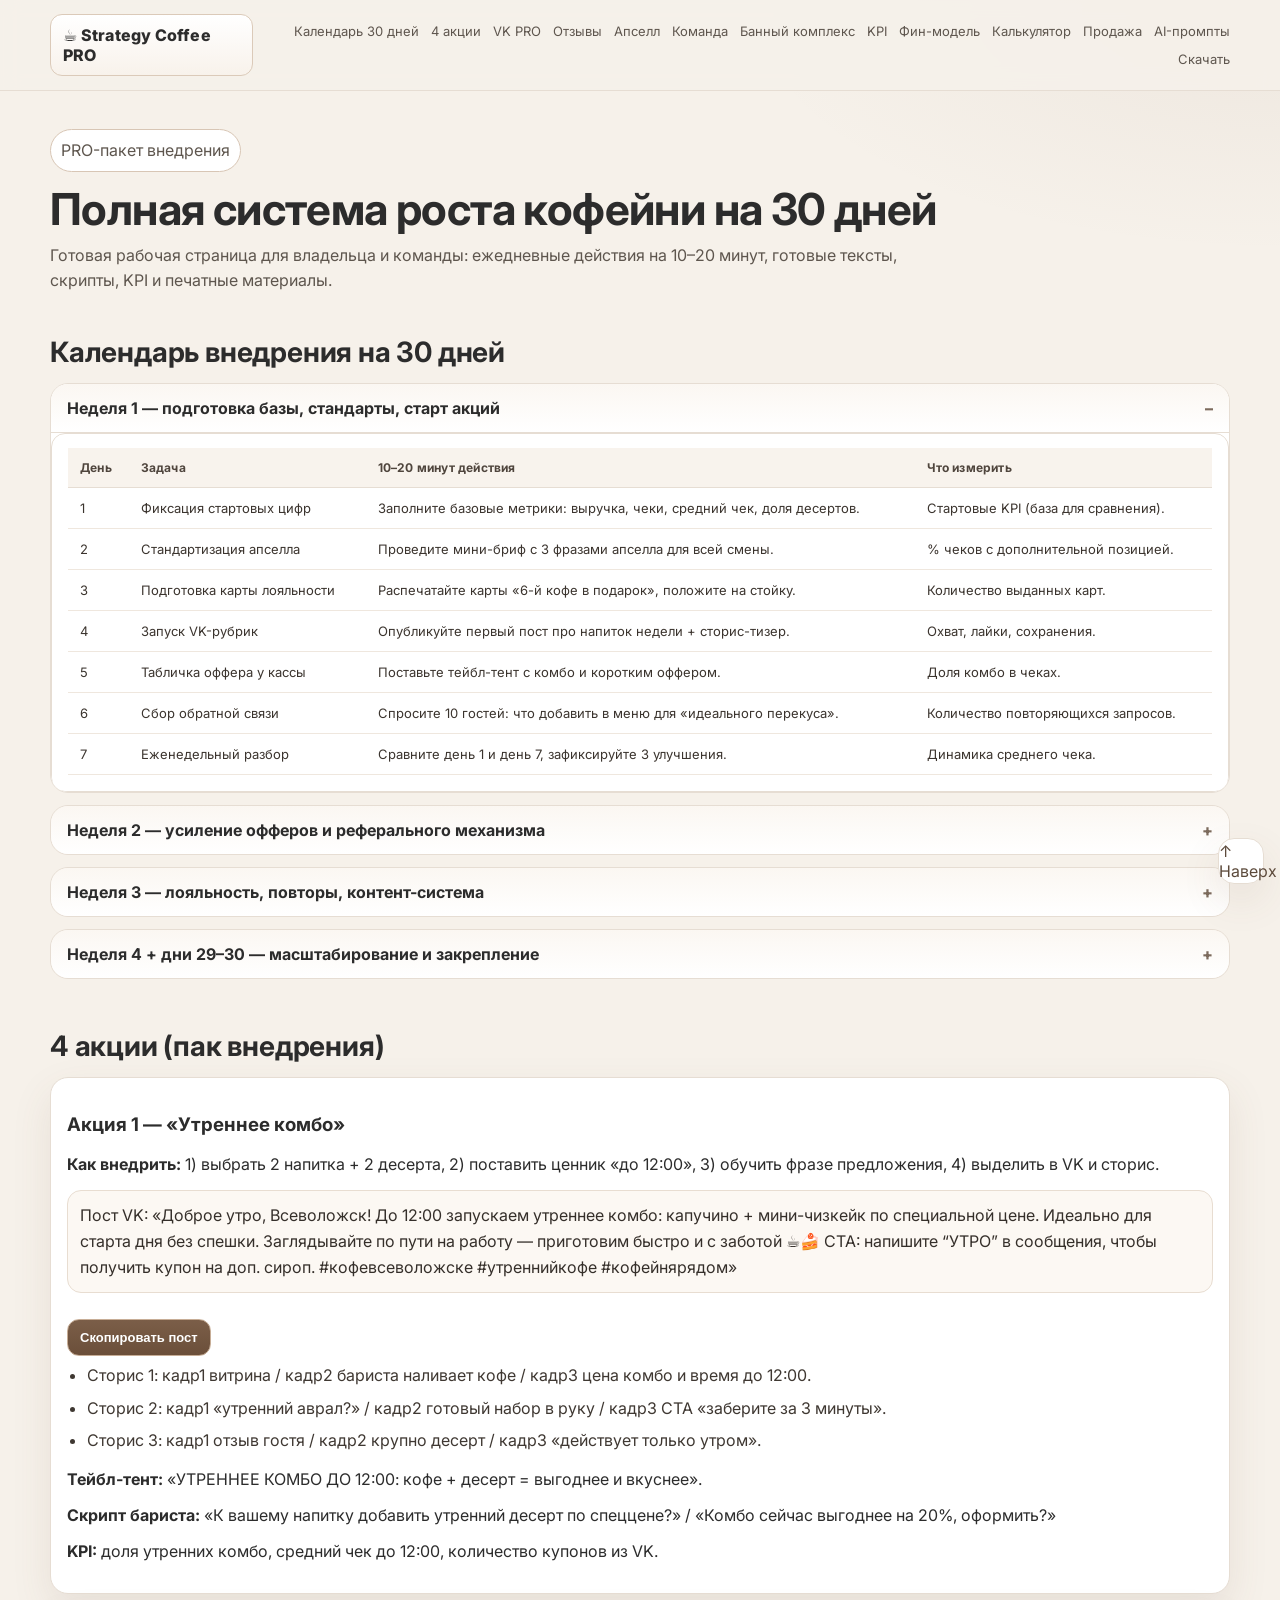
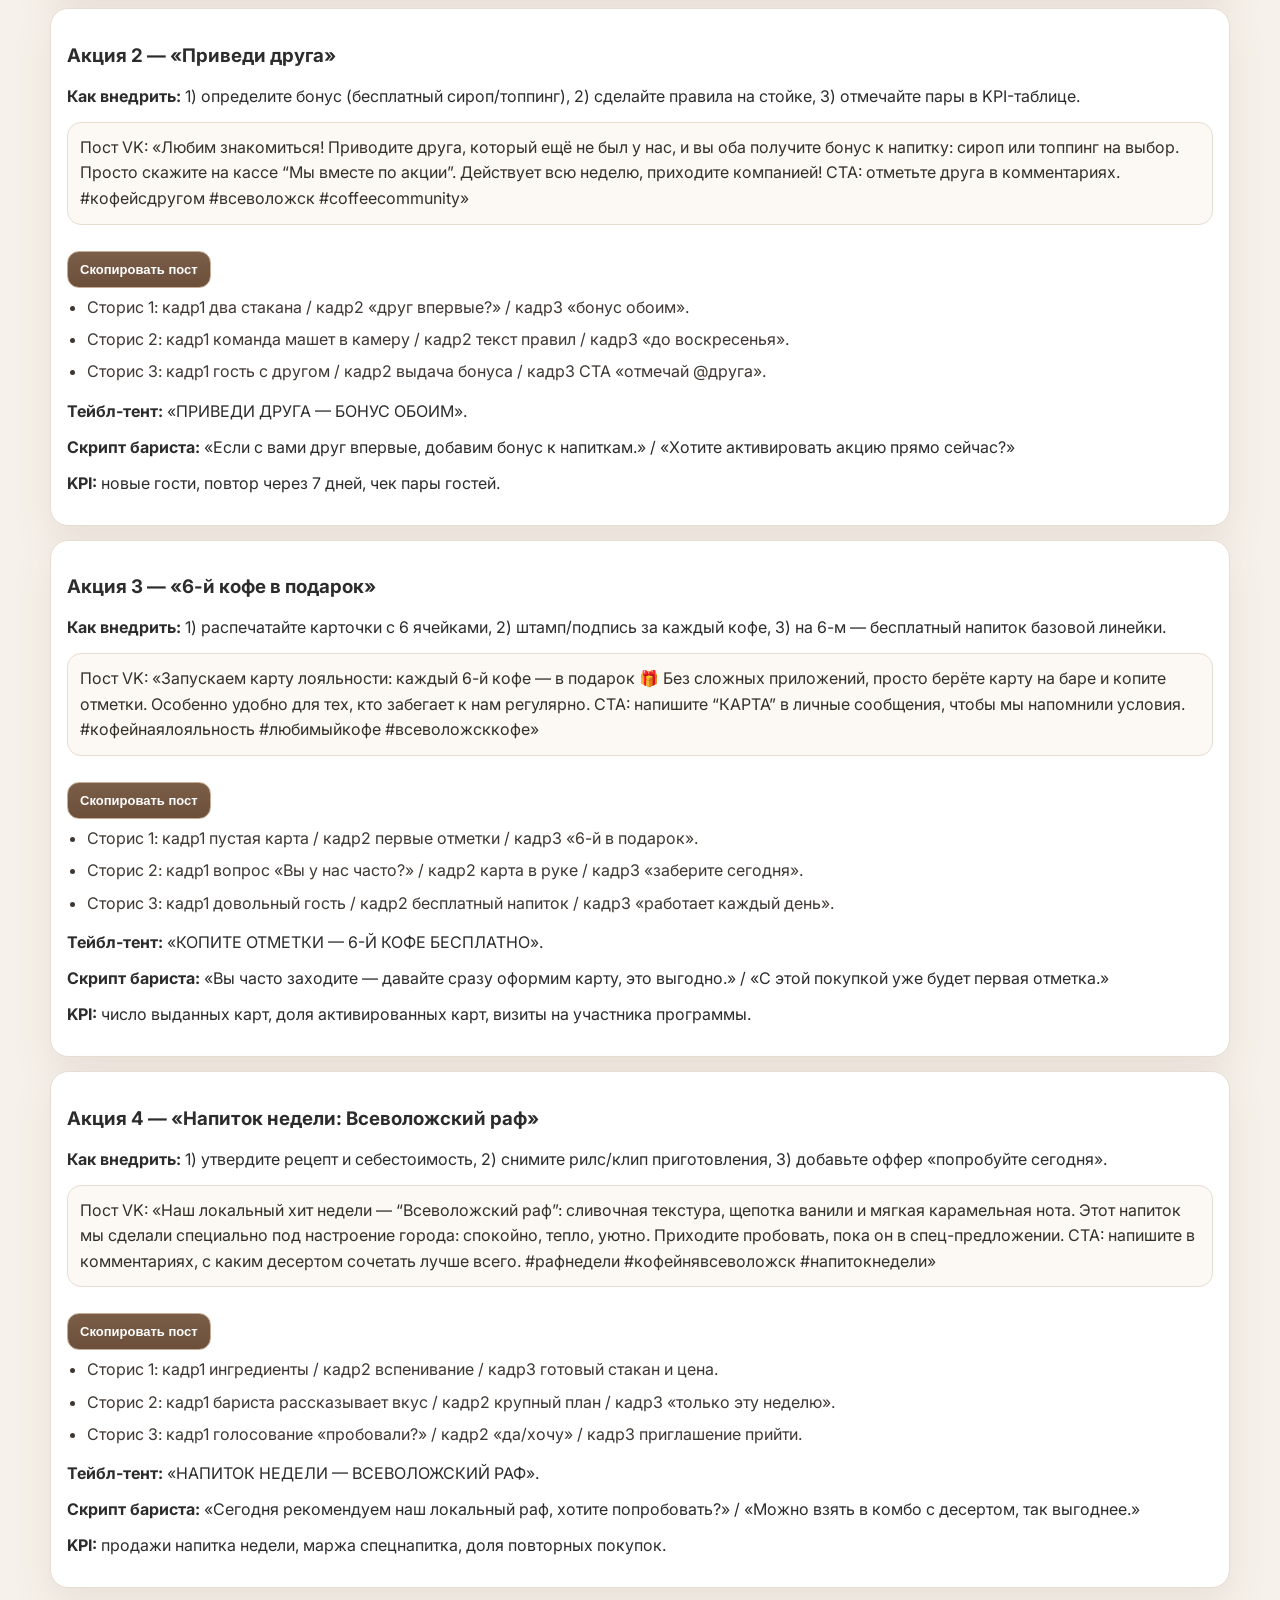
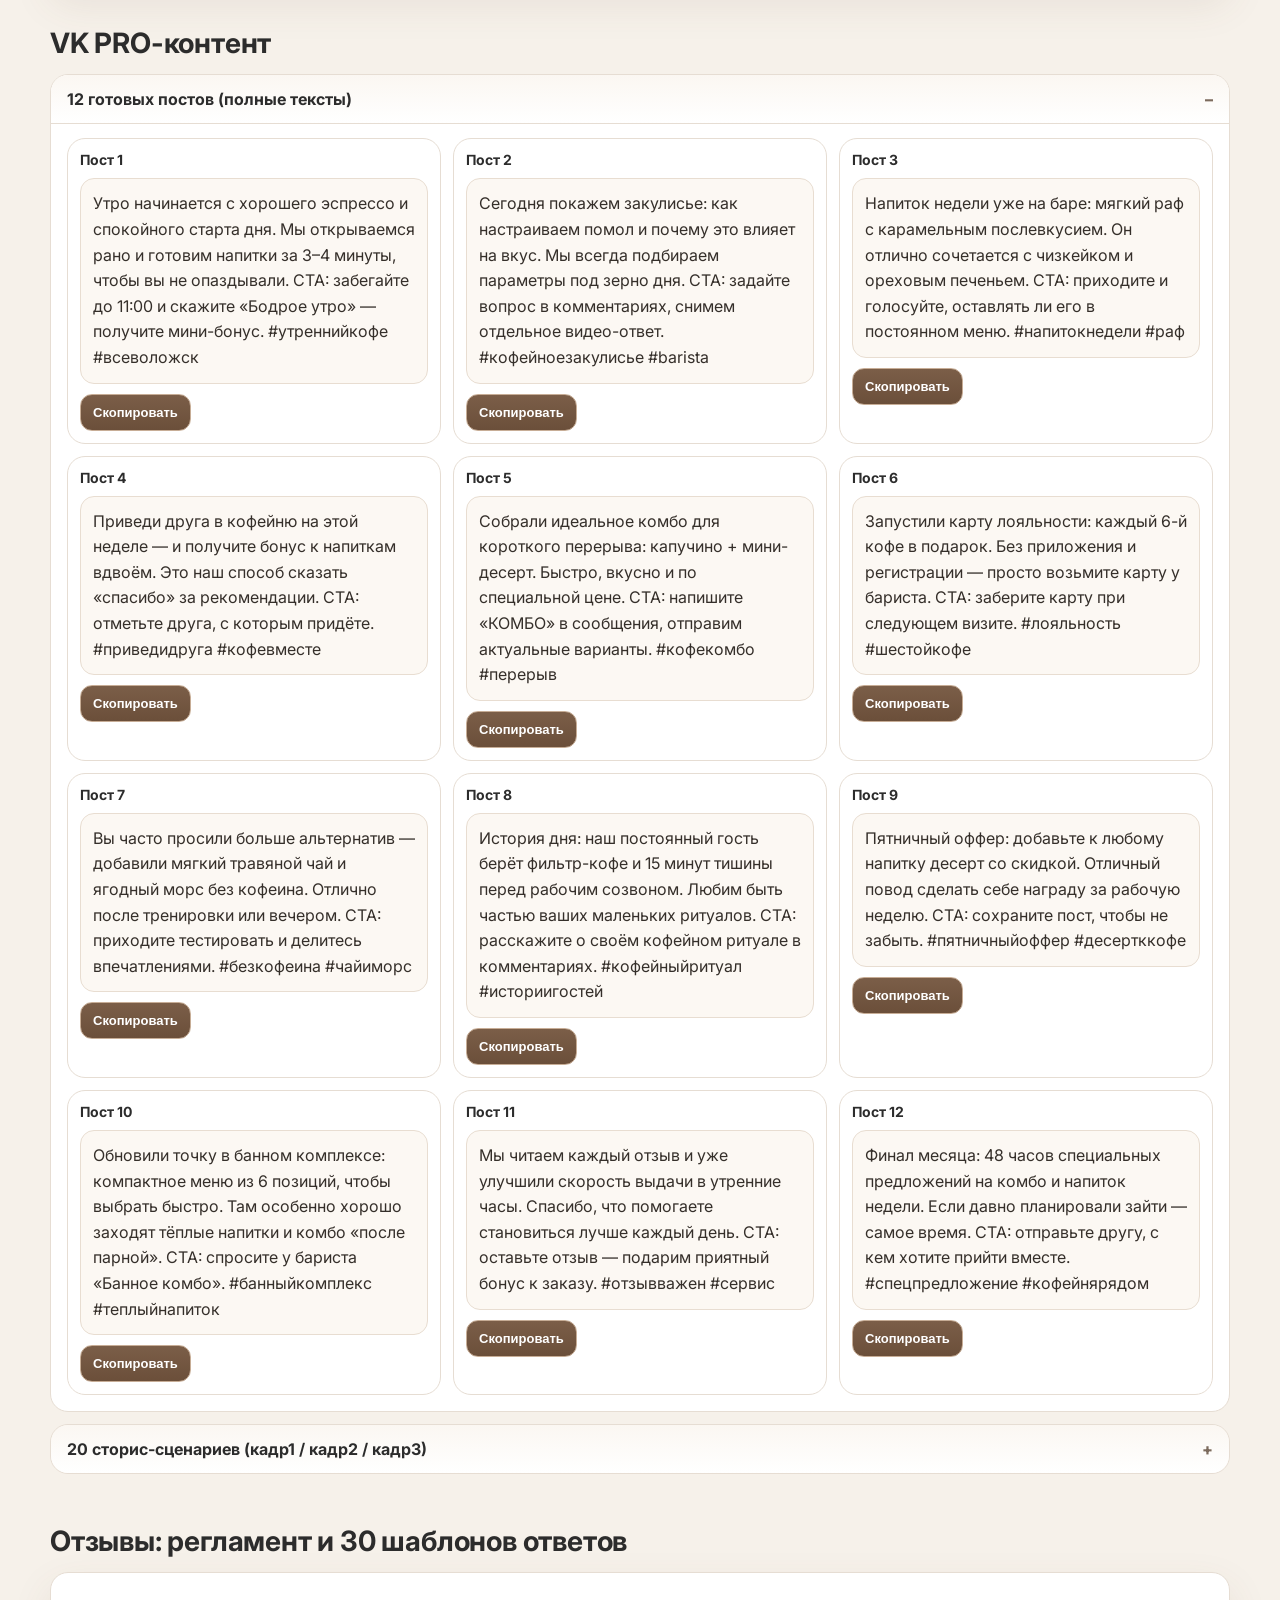
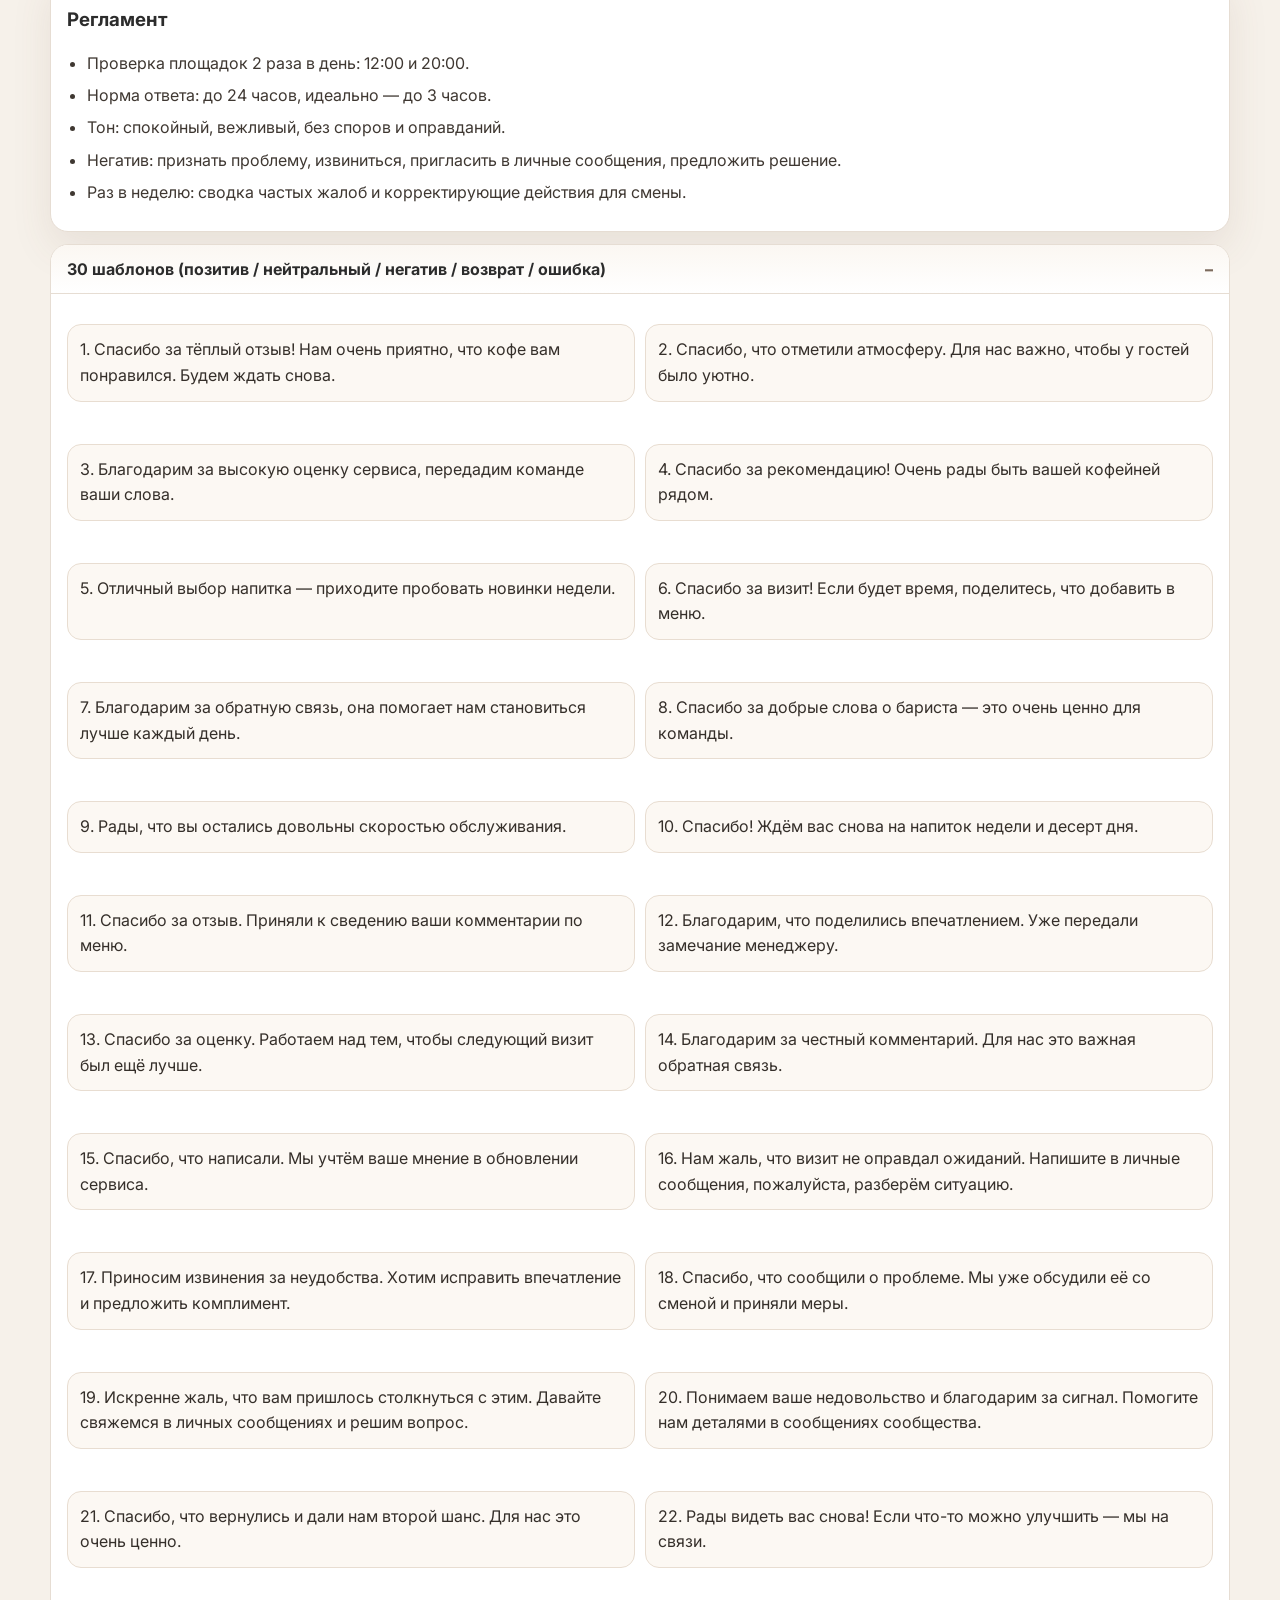
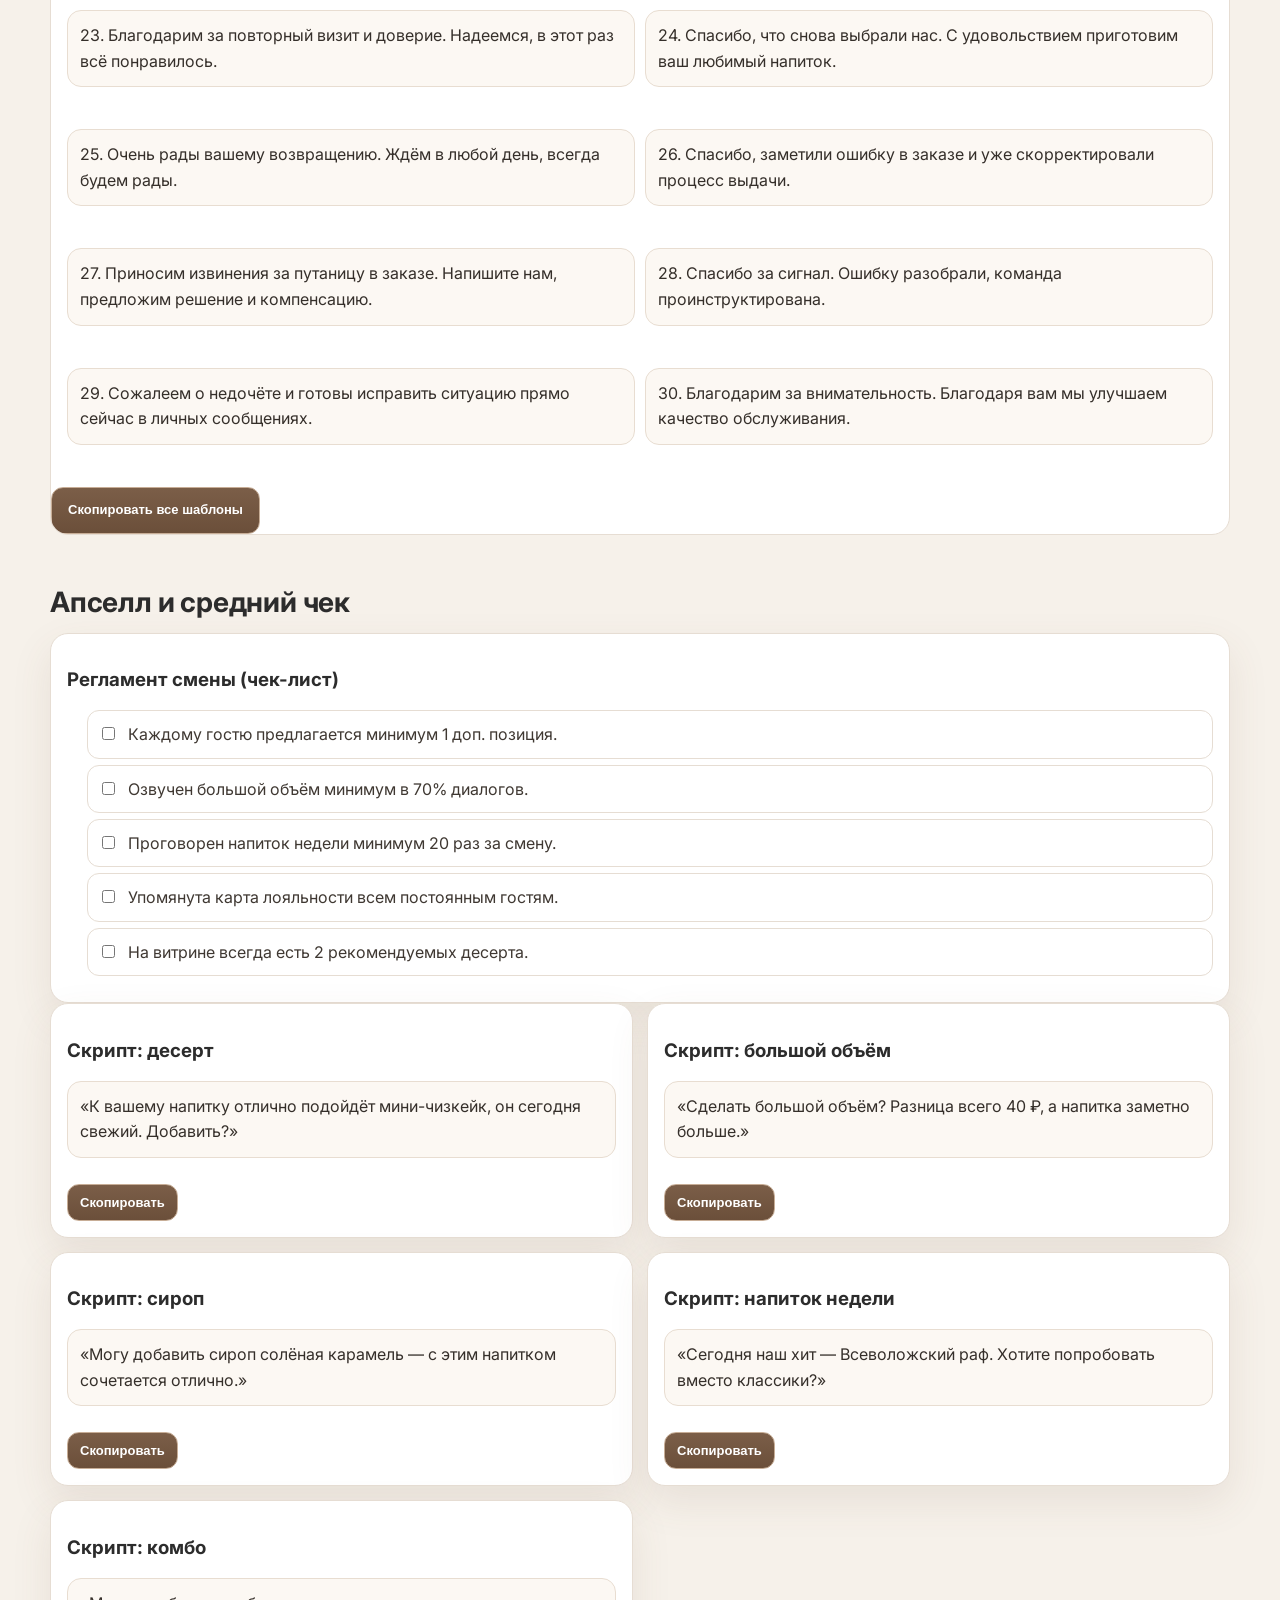
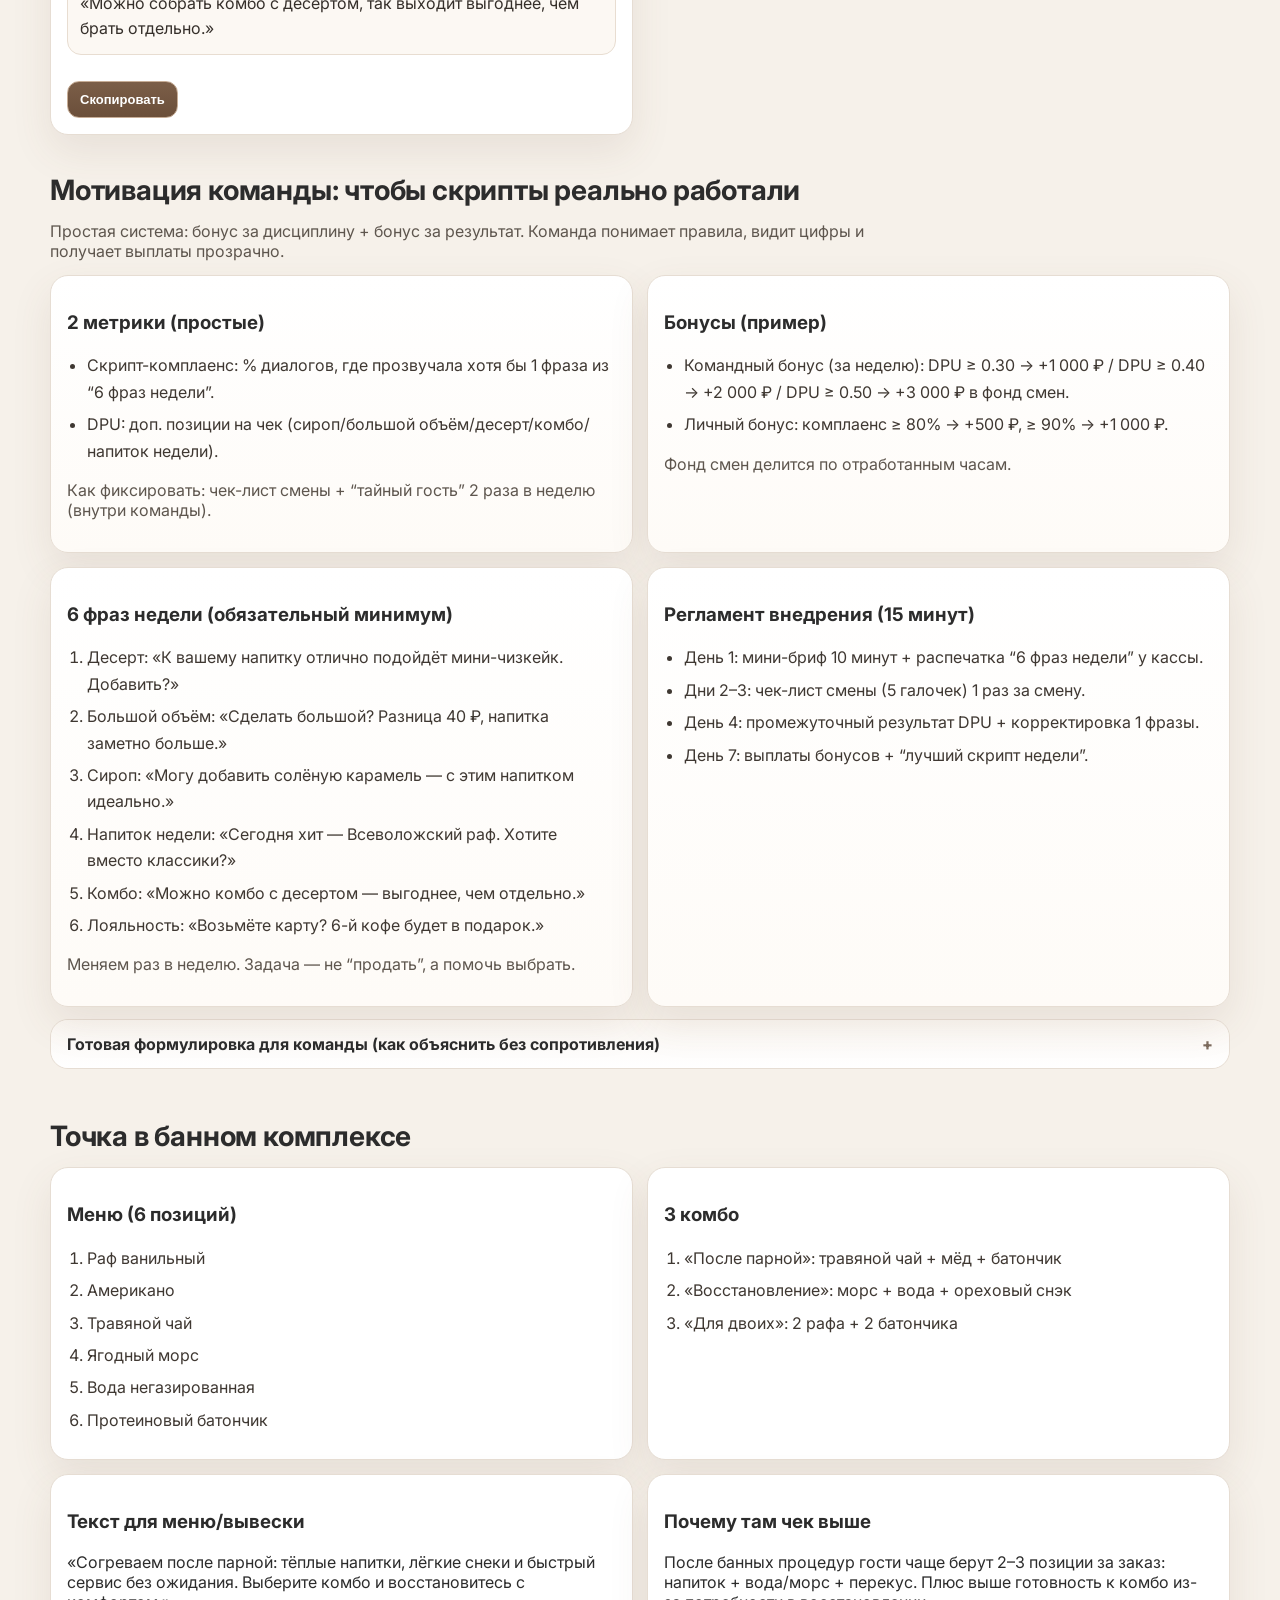
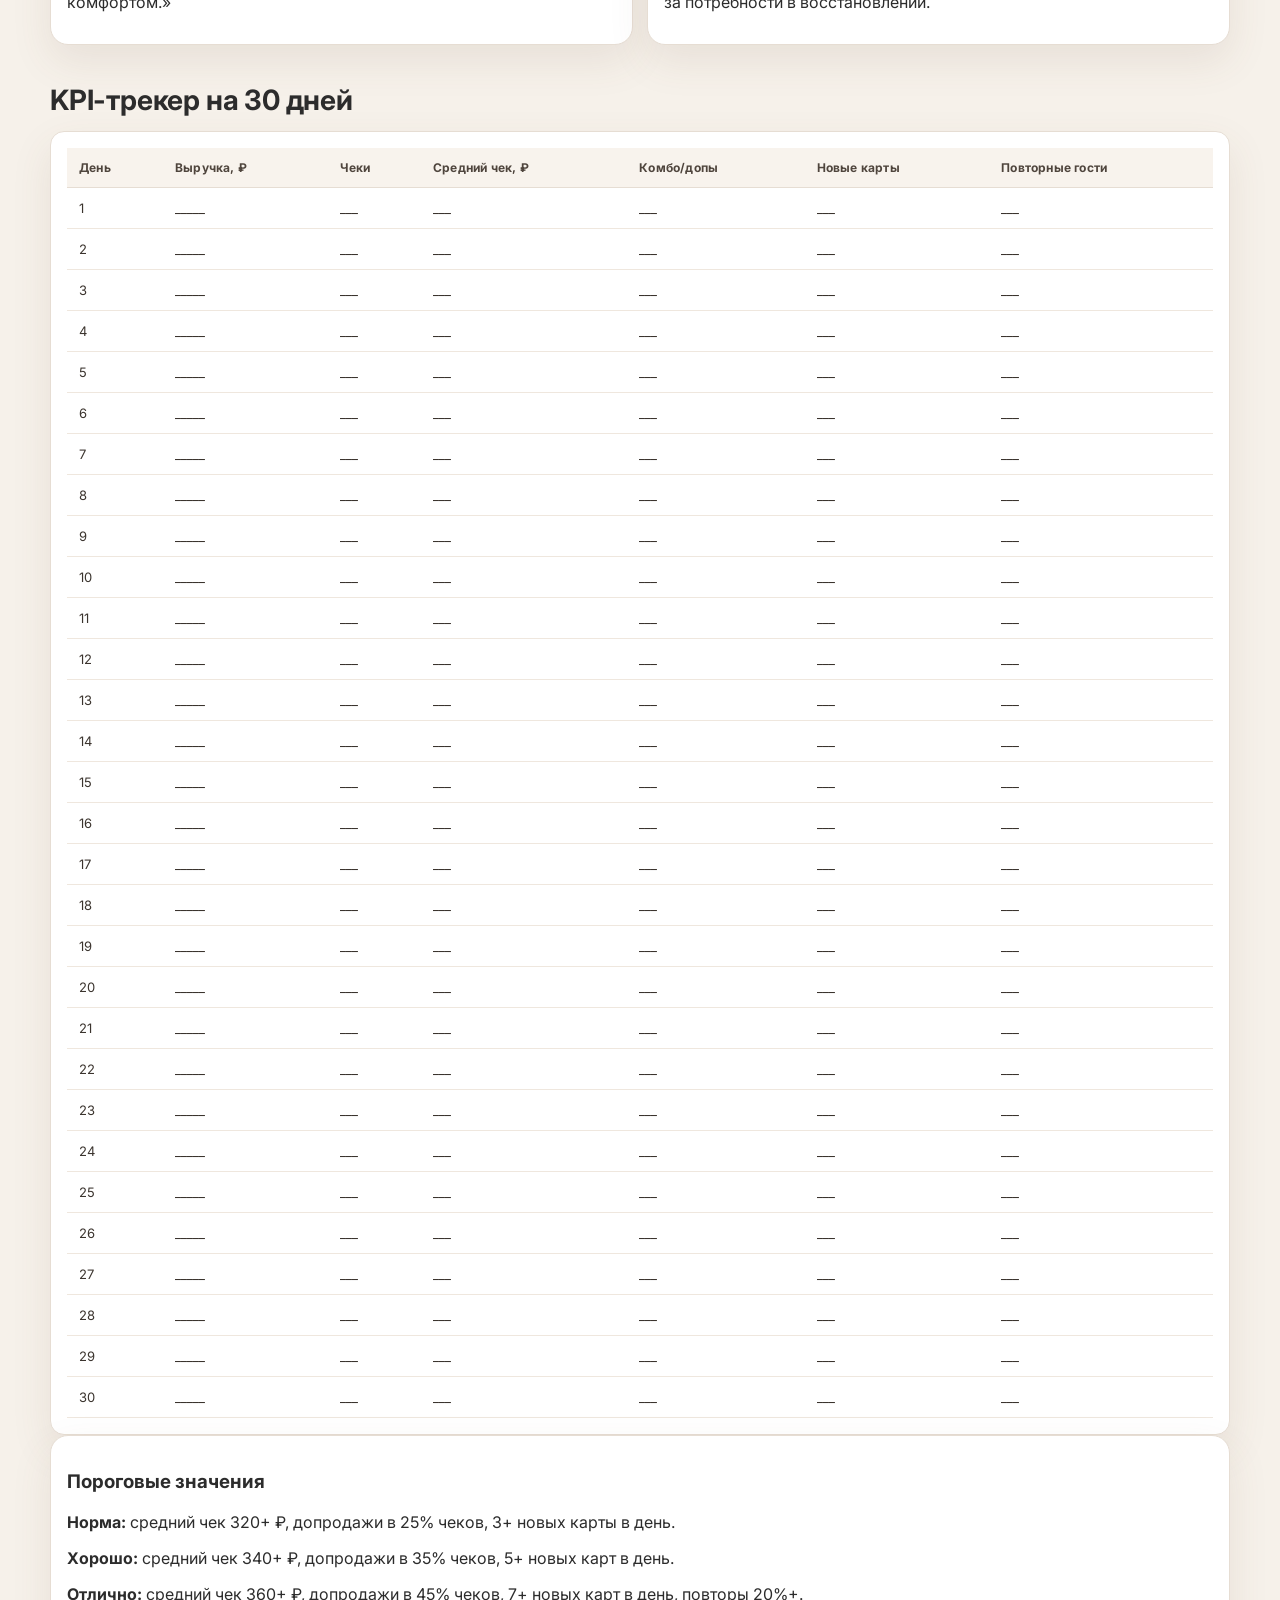
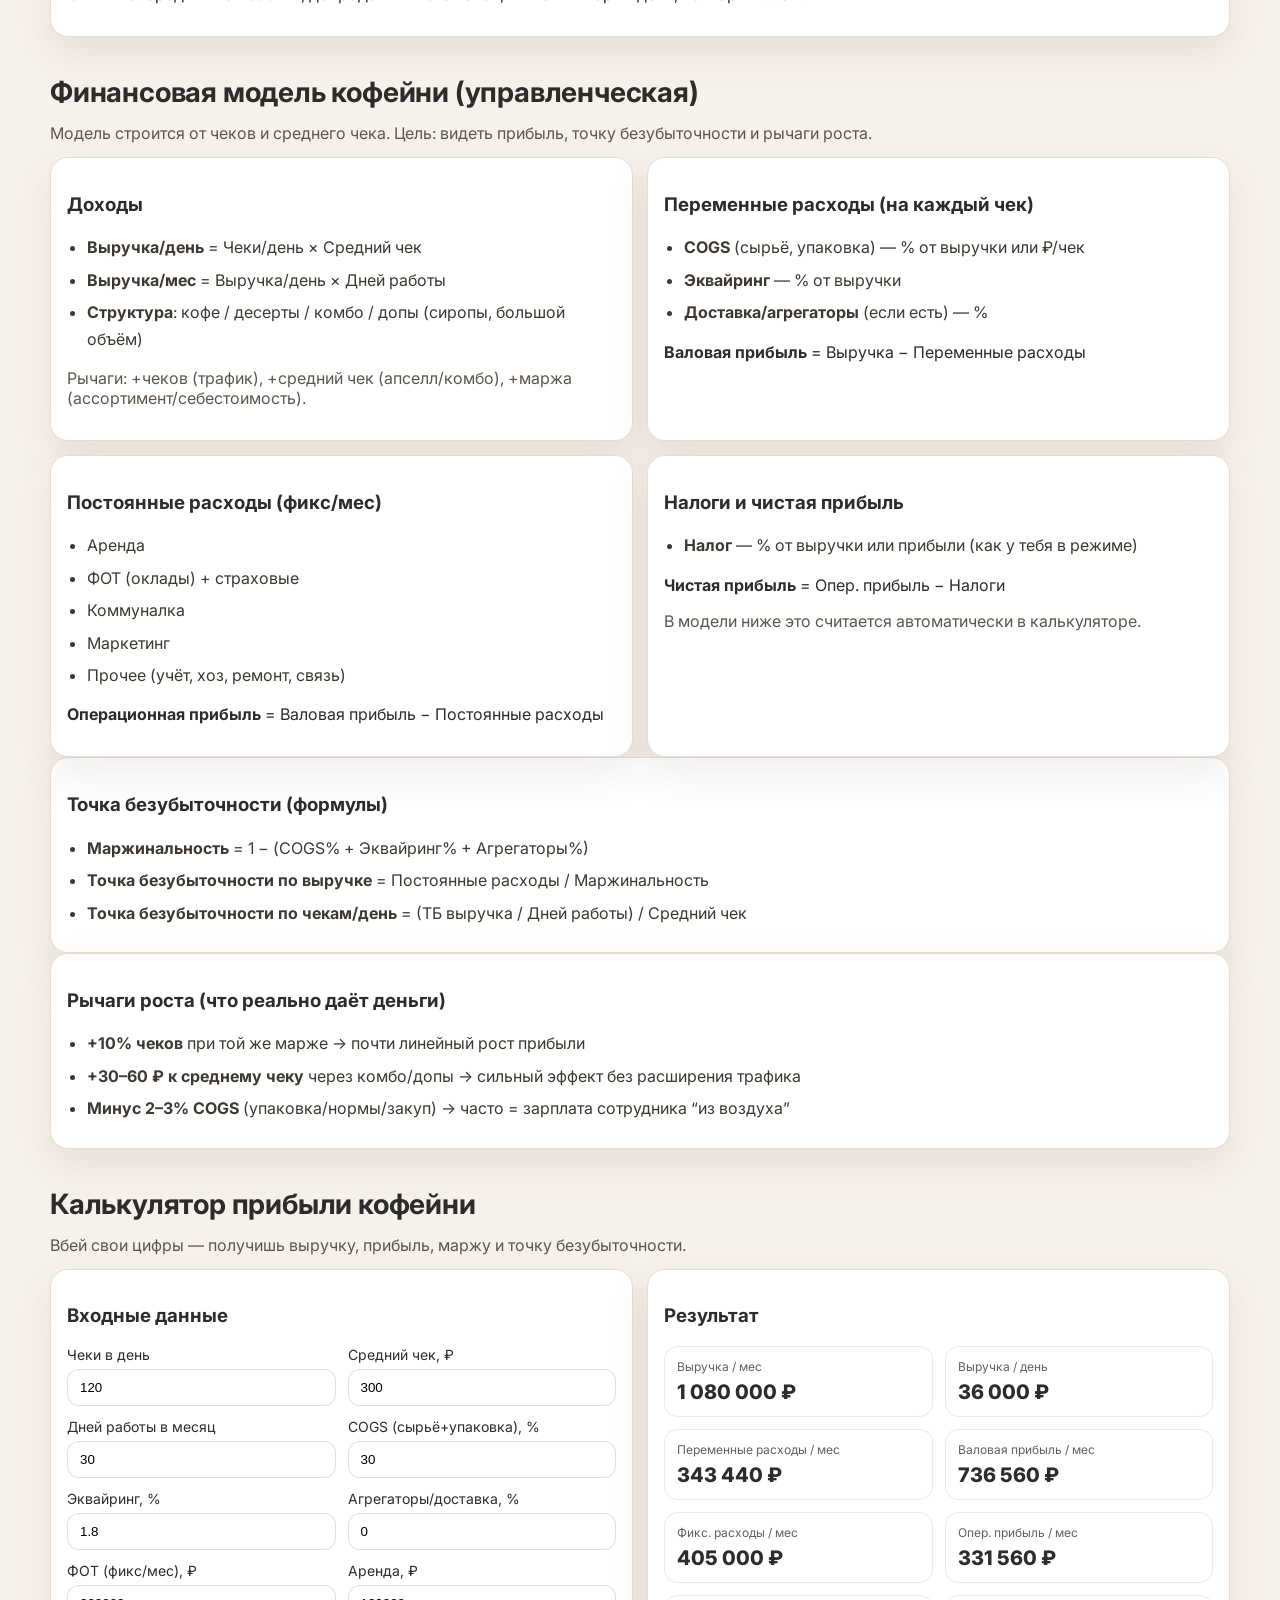
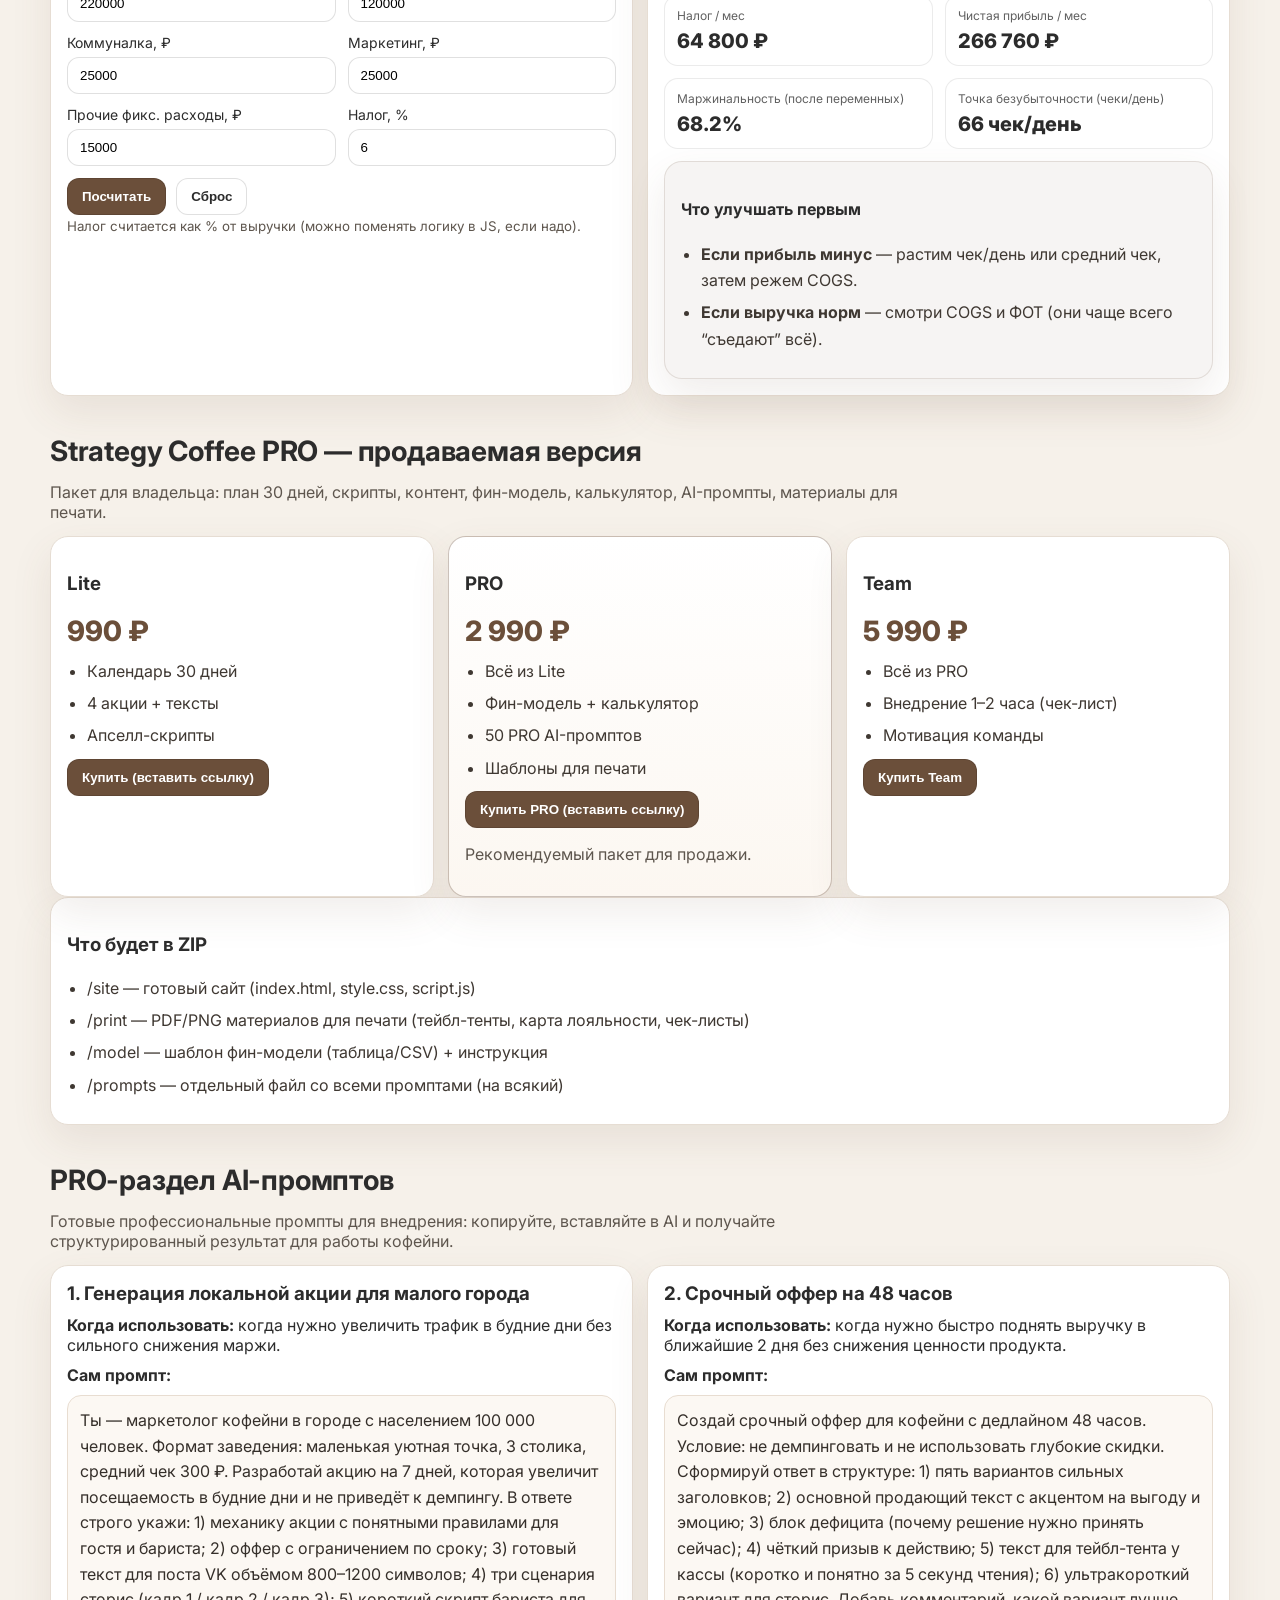
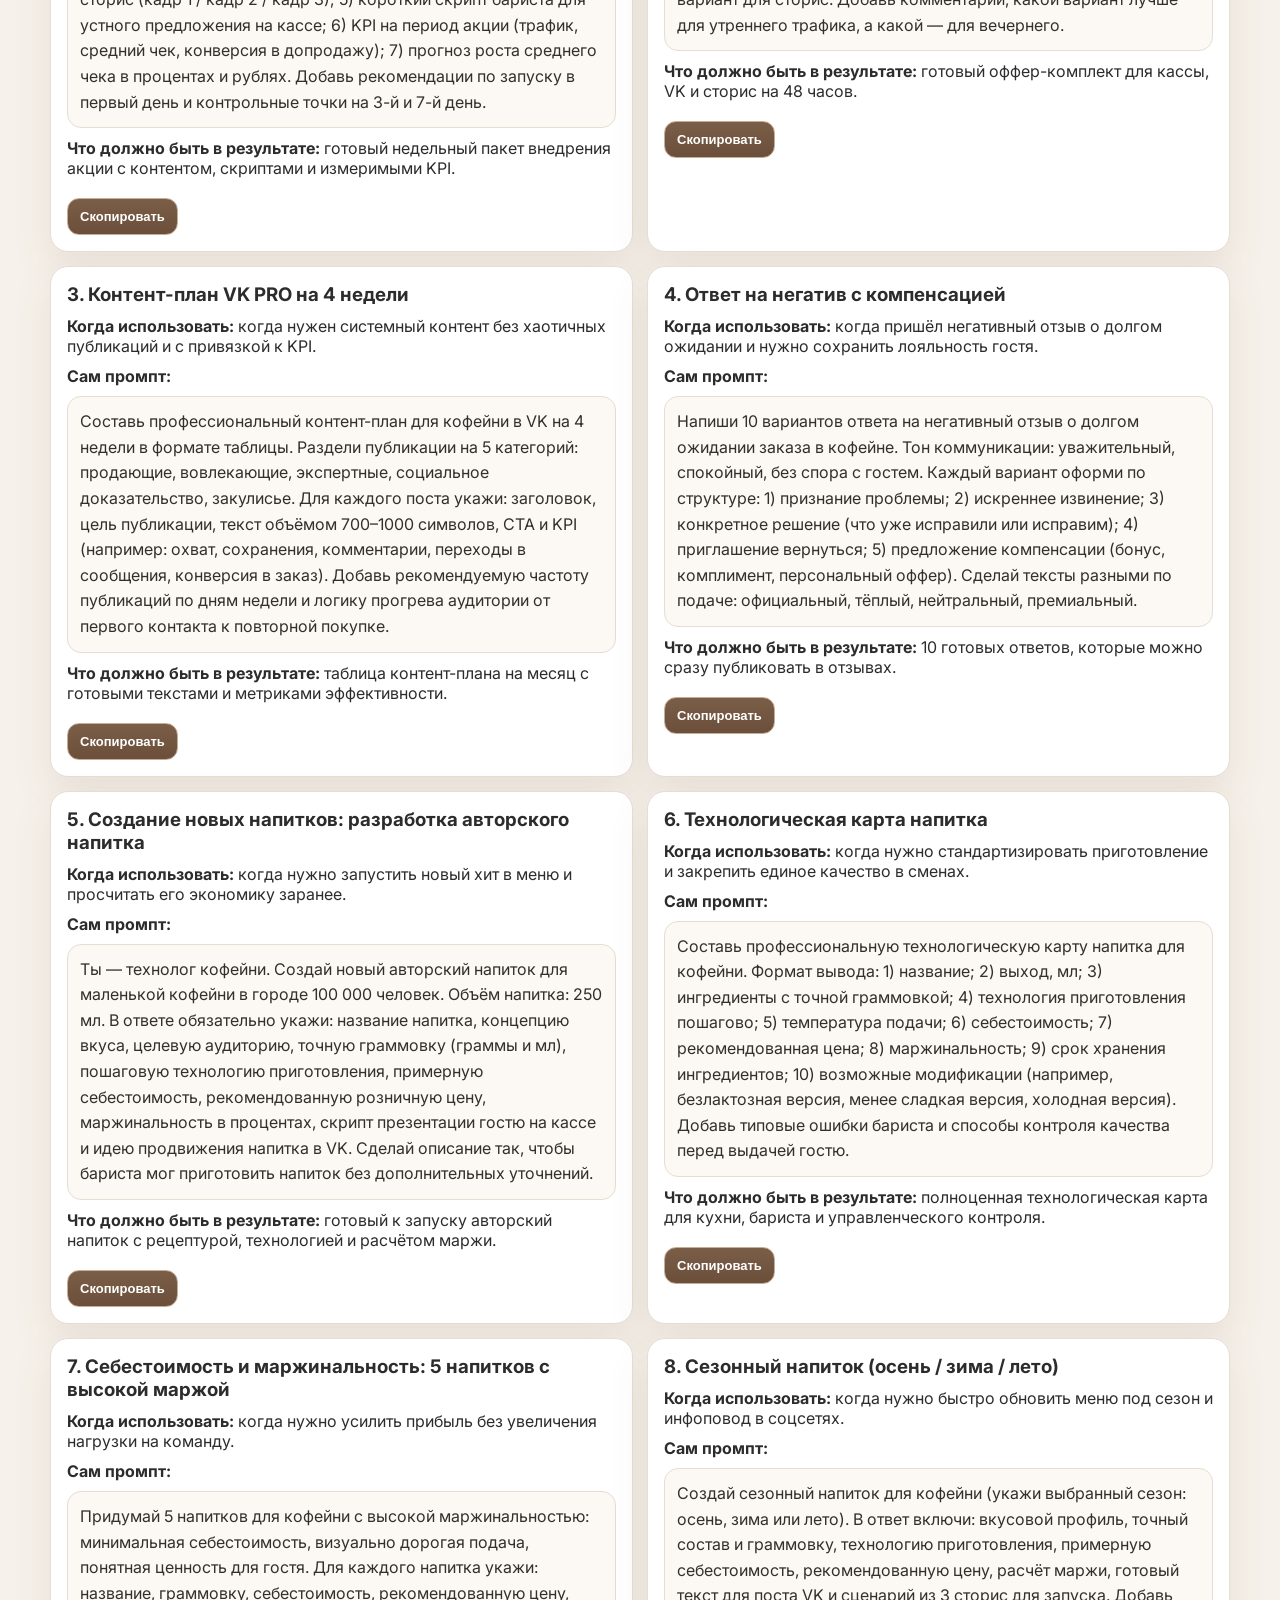
<file: index.html>
<!DOCTYPE html>
<html lang="ru">
<head>
  <meta charset="UTF-8" />
  <meta name="viewport" content="width=device-width, initial-scale=1.0" />
  <title>Strategy Coffee PRO — 30-дневная система роста</title>
  <meta name="description" content="PRO-версия плана роста кофейни: 30-дневный календарь внедрения, акции, VK-контент, отзывы, апселл, KPI-трекер и 50 AI-промптов." />
  <link rel="preconnect" href="https://fonts.googleapis.com">
  <link rel="preconnect" href="https://fonts.gstatic.com" crossorigin>
  <link href="https://fonts.googleapis.com/css2?family=Inter:wght@400;500;600;700;800&display=swap" rel="stylesheet">
  <link rel="stylesheet" href="style.css" />
</head>
<body>
  <div id="progressBar"></div>
  <header class="header">
    <div class="container nav-wrap">
      <a class="brand" href="#top">☕ Strategy Coffee PRO</a>
      <button class="menu-toggle" type="button" aria-expanded="false" aria-controls="mainNav">Меню</button>
      <nav class="nav" id="mainNav">
        <a href="#calendar">Календарь 30 дней</a>
        <a href="#promos">4 акции</a>
        <a href="#vk-pro">VK PRO</a>
        <a href="#reviews">Отзывы</a>
        <a href="#upsell">Апселл</a>
        <a href="#team">Команда</a>
        <a href="#banya">Банный комплекс</a>
        <a href="#kpi">KPI</a>
        <a href="#finance">Фин-модель</a>
        <a href="#calc">Калькулятор</a>
        <a href="#sell">Продажа</a>
        <a href="#prompts">AI-промпты</a>
        <a href="#download">Скачать</a>
      </nav>
    </div>
  </header>

  <main id="top" class="container">
    <section class="hero">
      <p class="tag">PRO-пакет внедрения</p>
      <h1>Полная система роста кофейни на 30 дней</h1>
      <p>Готовая рабочая страница для владельца и команды: ежедневные действия на 10–20 минут, готовые тексты, скрипты, KPI и печатные материалы.</p>
    </section>

    <section id="calendar" class="section">
      <h2>Календарь внедрения на 30 дней</h2>
      <details open class="accordion">
        <summary>Неделя 1 — подготовка базы, стандарты, старт акций</summary>
        <div class="table-wrap">
          <table>
            <thead><tr><th>День</th><th>Задача</th><th>10–20 минут действия</th><th>Что измерить</th></tr></thead>
            <tbody>
              <tr><td>1</td><td>Фиксация стартовых цифр</td><td>Заполните базовые метрики: выручка, чеки, средний чек, доля десертов.</td><td>Стартовые KPI (база для сравнения).</td></tr>
              <tr><td>2</td><td>Стандартизация апселла</td><td>Проведите мини-бриф с 3 фразами апселла для всей смены.</td><td>% чеков с дополнительной позицией.</td></tr>
              <tr><td>3</td><td>Подготовка карты лояльности</td><td>Распечатайте карты «6-й кофе в подарок», положите на стойку.</td><td>Количество выданных карт.</td></tr>
              <tr><td>4</td><td>Запуск VK-рубрик</td><td>Опубликуйте первый пост про напиток недели + сторис-тизер.</td><td>Охват, лайки, сохранения.</td></tr>
              <tr><td>5</td><td>Табличка оффера у кассы</td><td>Поставьте тейбл-тент с комбо и коротким оффером.</td><td>Доля комбо в чеках.</td></tr>
              <tr><td>6</td><td>Сбор обратной связи</td><td>Спросите 10 гостей: что добавить в меню для «идеального перекуса».</td><td>Количество повторяющихся запросов.</td></tr>
              <tr><td>7</td><td>Еженедельный разбор</td><td>Сравните день 1 и день 7, зафиксируйте 3 улучшения.</td><td>Динамика среднего чека.</td></tr>
            </tbody>
          </table>
        </div>
      </details>

      <details class="accordion">
        <summary>Неделя 2 — усиление офферов и реферального механизма</summary>
        <div class="table-wrap">
          <table>
            <thead><tr><th>День</th><th>Задача</th><th>10–20 минут действия</th><th>Что измерить</th></tr></thead>
            <tbody>
              <tr><td>8</td><td>Запуск акции «Приведи друга»</td><td>Обучите бариста объяснять механику за 15 секунд.</td><td>Число гостей по рекомендации.</td></tr>
              <tr><td>9</td><td>Скрипты в живом диалоге</td><td>Проведите «тайного гостя» внутри команды на кассе.</td><td>Соблюдение скрипта (%).</td></tr>
              <tr><td>10</td><td>Пост-приглашение в VK</td><td>Опубликуйте пост о реферальной акции с дедлайном.</td><td>Переходы в сообщения.</td></tr>
              <tr><td>11</td><td>Сторис-цепочка из 3 кадров</td><td>Снимите процесс приготовления + оффер + отзыв гостя.</td><td>Досмотры сторис до 3 кадра.</td></tr>
              <tr><td>12</td><td>Контроль выкладки десертов</td><td>Переставьте витрину: самые маржинальные позиции на уровень глаз.</td><td>Продажи десертов/день.</td></tr>
              <tr><td>13</td><td>Работа с отзывами</td><td>Ответьте на все отзывы за неделю по регламенту.</td><td>Средняя скорость ответа.</td></tr>
              <tr><td>14</td><td>Мини-план на неделю 3</td><td>Назначьте «напиток недели» и подготовьте фото.</td><td>Готовность контента (да/нет).</td></tr>
            </tbody>
          </table>
        </div>
      </details>

      <details class="accordion">
        <summary>Неделя 3 — лояльность, повторы, контент-система</summary>
        <div class="table-wrap">
          <table>
            <thead><tr><th>День</th><th>Задача</th><th>10–20 минут действия</th><th>Что измерить</th></tr></thead>
            <tbody>
              <tr><td>15</td><td>Активация карты лояльности</td><td>Каждому гостю с 2+ визитами предложите карту персонально.</td><td>Новые активированные карты.</td></tr>
              <tr><td>16</td><td>Сценарий возвращения</td><td>Подготовьте текст в VK: «Вернитесь в течение 3 дней — получите сироп».</td><td>Количество возвратов по предложению.</td></tr>
              <tr><td>17</td><td>Контент о команде</td><td>Снимите короткое видео «кто готовит ваш утренний кофе».</td><td>Комментарии и реакции.</td></tr>
              <tr><td>18</td><td>Кассовый чек-лист</td><td>Отметьте выполнение 5 пунктов апселла в каждой смене.</td><td>Процент выполнения чек-листа.</td></tr>
              <tr><td>19</td><td>Промо «напиток недели»</td><td>Обновите плакат и устный скрипт под текущий напиток.</td><td>Продажи напитка недели.</td></tr>
              <tr><td>20</td><td>Сбор UGC</td><td>Попросите 5 гостей отметить кофейню в сторис за бонус.</td><td>Кол-во отметок/день.</td></tr>
              <tr><td>21</td><td>Промежуточный аудит</td><td>Сверьте KPI с планом и скорректируйте слабые места.</td><td>Отклонение от целевых KPI.</td></tr>
            </tbody>
          </table>
        </div>
      </details>

      <details class="accordion">
        <summary>Неделя 4 + дни 29–30 — масштабирование и закрепление</summary>
        <div class="table-wrap">
          <table>
            <thead><tr><th>День</th><th>Задача</th><th>10–20 минут действия</th><th>Что измерить</th></tr></thead>
            <tbody>
              <tr><td>22</td><td>Локальный спецпродукт</td><td>Запустите «Всеволожский раф» как хит недели.</td><td>Число проданных хитов.</td></tr>
              <tr><td>23</td><td>Комбо в банном комплексе</td><td>Выведите 3 комбо в точке бани и добавьте таблички.</td><td>Доля комбо в банной точке.</td></tr>
              <tr><td>24</td><td>Пост про кейс гостей</td><td>Опубликуйте мини-историю постоянника и любимого заказа.</td><td>Сохранения/репосты поста.</td></tr>
              <tr><td>25</td><td>Переобучение команды</td><td>Повторите скрипты, разберите возражения гостей.</td><td>Конверсия апселла по сменам.</td></tr>
              <tr><td>26</td><td>Проверка скорости сервиса</td><td>Засеките 10 заказов от оплаты до выдачи.</td><td>Среднее время выдачи.</td></tr>
              <tr><td>27</td><td>Отзывы + исправление точек боли</td><td>Выберите 2 частые жалобы и внедрите корректировки.</td><td>Снижение повторяемости жалоб.</td></tr>
              <tr><td>28</td><td>Финальный VK-оффер месяца</td><td>Сделайте пост с ограничением «только 48 часов».</td><td>Продажи за период оффера.</td></tr>
              <tr><td>29</td><td>Подготовка отчёта</td><td>Сведите все KPI и выделите топ-3 действия месяца.</td><td>Финальный рост по каждой метрике.</td></tr>
              <tr><td>30</td><td>План следующего цикла</td><td>Сформируйте план на 30 дней на основе лучших результатов.</td><td>Готовый план v2 (да/нет).</td></tr>
            </tbody>
          </table>
        </div>
      </details>
    </section>

    <section id="promos" class="section">
      <h2>4 акции (пак внедрения)</h2>
      <div class="cards">
        <article class="card">
          <h3>Акция 1 — «Утреннее комбо»</h3>
          <p><strong>Как внедрить:</strong> 1) выбрать 2 напитка + 2 десерта, 2) поставить ценник «до 12:00», 3) обучить фразе предложения, 4) выделить в VK и сторис.</p>
          <p class="copy-block">Пост VK: «Доброе утро, Всеволожск! До 12:00 запускаем утреннее комбо: капучино + мини-чизкейк по специальной цене. Идеально для старта дня без спешки. Заглядывайте по пути на работу — приготовим быстро и с заботой ☕🍰 CTA: напишите “УТРО” в сообщения, чтобы получить купон на доп. сироп. #кофевсеволожске #утреннийкофе #кофейнярядом»</p>
          <button class="copy-btn" data-copy="Пост VK: «Доброе утро, Всеволожск! До 12:00 запускаем утреннее комбо: капучино + мини-чизкейк по специальной цене. Идеально для старта дня без спешки. Заглядывайте по пути на работу — приготовим быстро и с заботой ☕🍰 CTA: напишите “УТРО” в сообщения, чтобы получить купон на доп. сироп. #кофевсеволожске #утреннийкофе #кофейнярядом»">Скопировать пост</button>
          <ul>
            <li>Сторис 1: кадр1 витрина / кадр2 бариста наливает кофе / кадр3 цена комбо и время до 12:00.</li>
            <li>Сторис 2: кадр1 «утренний аврал?» / кадр2 готовый набор в руку / кадр3 CTA «заберите за 3 минуты».</li>
            <li>Сторис 3: кадр1 отзыв гостя / кадр2 крупно десерт / кадр3 «действует только утром».</li>
          </ul>
          <p><strong>Тейбл-тент:</strong> «УТРЕННЕЕ КОМБО ДО 12:00: кофе + десерт = выгоднее и вкуснее».</p>
          <p><strong>Скрипт бариста:</strong> «К вашему напитку добавить утренний десерт по спеццене?» / «Комбо сейчас выгоднее на 20%, оформить?»</p>
          <p><strong>KPI:</strong> доля утренних комбо, средний чек до 12:00, количество купонов из VK.</p>
        </article>

        <article class="card">
          <h3>Акция 2 — «Приведи друга»</h3>
          <p><strong>Как внедрить:</strong> 1) определите бонус (бесплатный сироп/топпинг), 2) сделайте правила на стойке, 3) отмечайте пары в KPI-таблице.</p>
          <p class="copy-block">Пост VK: «Любим знакомиться! Приводите друга, который ещё не был у нас, и вы оба получите бонус к напитку: сироп или топпинг на выбор. Просто скажите на кассе “Мы вместе по акции”. Действует всю неделю, приходите компанией! CTA: отметьте друга в комментариях. #кофейсдругом #всеволожск #coffeecommunity»</p>
          <button class="copy-btn" data-copy="Пост VK: «Любим знакомиться! Приводите друга, который ещё не был у нас, и вы оба получите бонус к напитку: сироп или топпинг на выбор. Просто скажите на кассе “Мы вместе по акции”. Действует всю неделю, приходите компанией! CTA: отметьте друга в комментариях. #кофейсдругом #всеволожск #coffeecommunity»">Скопировать пост</button>
          <ul>
            <li>Сторис 1: кадр1 два стакана / кадр2 «друг впервые?» / кадр3 «бонус обоим».</li>
            <li>Сторис 2: кадр1 команда машет в камеру / кадр2 текст правил / кадр3 «до воскресенья».</li>
            <li>Сторис 3: кадр1 гость с другом / кадр2 выдача бонуса / кадр3 CTA «отмечай @друга».</li>
          </ul>
          <p><strong>Тейбл-тент:</strong> «ПРИВЕДИ ДРУГА — БОНУС ОБОИМ».</p>
          <p><strong>Скрипт бариста:</strong> «Если с вами друг впервые, добавим бонус к напиткам.» / «Хотите активировать акцию прямо сейчас?»</p>
          <p><strong>KPI:</strong> новые гости, повтор через 7 дней, чек пары гостей.</p>
        </article>

        <article class="card print-area" id="loyalty-card">
          <h3>Акция 3 — «6-й кофе в подарок»</h3>
          <p><strong>Как внедрить:</strong> 1) распечатайте карточки с 6 ячейками, 2) штамп/подпись за каждый кофе, 3) на 6-м — бесплатный напиток базовой линейки.</p>
          <p class="copy-block">Пост VK: «Запускаем карту лояльности: каждый 6-й кофе — в подарок 🎁 Без сложных приложений, просто берёте карту на баре и копите отметки. Особенно удобно для тех, кто забегает к нам регулярно. CTA: напишите “КАРТА” в личные сообщения, чтобы мы напомнили условия. #кофейнаялояльность #любимыйкофе #всеволожсккофе»</p>
          <button class="copy-btn" data-copy="Пост VK: «Запускаем карту лояльности: каждый 6-й кофе — в подарок 🎁 Без сложных приложений, просто берёте карту на баре и копите отметки. Особенно удобно для тех, кто забегает к нам регулярно. CTA: напишите “КАРТА” в личные сообщения, чтобы мы напомнили условия. #кофейнаялояльность #любимыйкофе #всеволожсккофе»">Скопировать пост</button>
          <ul>
            <li>Сторис 1: кадр1 пустая карта / кадр2 первые отметки / кадр3 «6-й в подарок».</li>
            <li>Сторис 2: кадр1 вопрос «Вы у нас часто?» / кадр2 карта в руке / кадр3 «заберите сегодня».</li>
            <li>Сторис 3: кадр1 довольный гость / кадр2 бесплатный напиток / кадр3 «работает каждый день».</li>
          </ul>
          <p><strong>Тейбл-тент:</strong> «КОПИТЕ ОТМЕТКИ — 6-Й КОФЕ БЕСПЛАТНО».</p>
          <p><strong>Скрипт бариста:</strong> «Вы часто заходите — давайте сразу оформим карту, это выгодно.» / «С этой покупкой уже будет первая отметка.»</p>
          <p><strong>KPI:</strong> число выданных карт, доля активированных карт, визиты на участника программы.</p>
        </article>

        <article class="card">
          <h3>Акция 4 — «Напиток недели: Всеволожский раф»</h3>
          <p><strong>Как внедрить:</strong> 1) утвердите рецепт и себестоимость, 2) снимите рилс/клип приготовления, 3) добавьте оффер «попробуйте сегодня».</p>
          <p class="copy-block">Пост VK: «Наш локальный хит недели — “Всеволожский раф”: сливочная текстура, щепотка ванили и мягкая карамельная нота. Этот напиток мы сделали специально под настроение города: спокойно, тепло, уютно. Приходите пробовать, пока он в спец-предложении. CTA: напишите в комментариях, с каким десертом сочетать лучше всего. #рафнедели #кофейнявсеволожск #напитокнедели»</p>
          <button class="copy-btn" data-copy="Пост VK: «Наш локальный хит недели — “Всеволожский раф”: сливочная текстура, щепотка ванили и мягкая карамельная нота. Этот напиток мы сделали специально под настроение города: спокойно, тепло, уютно. Приходите пробовать, пока он в спец-предложении. CTA: напишите в комментариях, с каким десертом сочетать лучше всего. #рафнедели #кофейнявсеволожск #напитокнедели»">Скопировать пост</button>
          <ul>
            <li>Сторис 1: кадр1 ингредиенты / кадр2 вспенивание / кадр3 готовый стакан и цена.</li>
            <li>Сторис 2: кадр1 бариста рассказывает вкус / кадр2 крупный план / кадр3 «только эту неделю».</li>
            <li>Сторис 3: кадр1 голосование «пробовали?» / кадр2 «да/хочу» / кадр3 приглашение прийти.</li>
          </ul>
          <p><strong>Тейбл-тент:</strong> «НАПИТОК НЕДЕЛИ — ВСЕВОЛОЖСКИЙ РАФ».</p>
          <p><strong>Скрипт бариста:</strong> «Сегодня рекомендуем наш локальный раф, хотите попробовать?» / «Можно взять в комбо с десертом, так выгоднее.»</p>
          <p><strong>KPI:</strong> продажи напитка недели, маржа спецнапитка, доля повторных покупок.</p>
        </article>
      </div>
    </section>

    <section id="vk-pro" class="section">
      <h2>VK PRO-контент</h2>
      <details open class="accordion">
        <summary>12 готовых постов (полные тексты)</summary>
        <div class="post-grid">
          <article class="mini-card"><h4>Пост 1</h4><p class="copy-block">Утро начинается с хорошего эспрессо и спокойного старта дня. Мы открываемся рано и готовим напитки за 3–4 минуты, чтобы вы не опаздывали. CTA: забегайте до 11:00 и скажите «Бодрое утро» — получите мини-бонус. #утреннийкофе #всеволожск</p><button class="copy-btn" data-copy="Утро начинается с хорошего эспрессо и спокойного старта дня. Мы открываемся рано и готовим напитки за 3–4 минуты, чтобы вы не опаздывали. CTA: забегайте до 11:00 и скажите «Бодрое утро» — получите мини-бонус. #утреннийкофе #всеволожск">Скопировать</button></article>
          <article class="mini-card"><h4>Пост 2</h4><p class="copy-block">Сегодня покажем закулисье: как настраиваем помол и почему это влияет на вкус. Мы всегда подбираем параметры под зерно дня. CTA: задайте вопрос в комментариях, снимем отдельное видео-ответ. #кофейноезакулисье #barista</p><button class="copy-btn" data-copy="Сегодня покажем закулисье: как настраиваем помол и почему это влияет на вкус. Мы всегда подбираем параметры под зерно дня. CTA: задайте вопрос в комментариях, снимем отдельное видео-ответ. #кофейноезакулисье #barista">Скопировать</button></article>
          <article class="mini-card"><h4>Пост 3</h4><p class="copy-block">Напиток недели уже на баре: мягкий раф с карамельным послевкусием. Он отлично сочетается с чизкейком и ореховым печеньем. CTA: приходите и голосуйте, оставлять ли его в постоянном меню. #напитокнедели #раф</p><button class="copy-btn" data-copy="Напиток недели уже на баре: мягкий раф с карамельным послевкусием. Он отлично сочетается с чизкейком и ореховым печеньем. CTA: приходите и голосуйте, оставлять ли его в постоянном меню. #напитокнедели #раф">Скопировать</button></article>
          <article class="mini-card"><h4>Пост 4</h4><p class="copy-block">Приведи друга в кофейню на этой неделе — и получите бонус к напиткам вдвоём. Это наш способ сказать «спасибо» за рекомендации. CTA: отметьте друга, с которым придёте. #приведидруга #кофевместе</p><button class="copy-btn" data-copy="Приведи друга в кофейню на этой неделе — и получите бонус к напиткам вдвоём. Это наш способ сказать «спасибо» за рекомендации. CTA: отметьте друга, с которым придёте. #приведидруга #кофевместе">Скопировать</button></article>
          <article class="mini-card"><h4>Пост 5</h4><p class="copy-block">Собрали идеальное комбо для короткого перерыва: капучино + мини-десерт. Быстро, вкусно и по специальной цене. CTA: напишите «КОМБО» в сообщения, отправим актуальные варианты. #кофекомбо #перерыв</p><button class="copy-btn" data-copy="Собрали идеальное комбо для короткого перерыва: капучино + мини-десерт. Быстро, вкусно и по специальной цене. CTA: напишите «КОМБО» в сообщения, отправим актуальные варианты. #кофекомбо #перерыв">Скопировать</button></article>
          <article class="mini-card"><h4>Пост 6</h4><p class="copy-block">Запустили карту лояльности: каждый 6-й кофе в подарок. Без приложения и регистрации — просто возьмите карту у бариста. CTA: заберите карту при следующем визите. #лояльность #шестойкофе</p><button class="copy-btn" data-copy="Запустили карту лояльности: каждый 6-й кофе в подарок. Без приложения и регистрации — просто возьмите карту у бариста. CTA: заберите карту при следующем визите. #лояльность #шестойкофе">Скопировать</button></article>
          <article class="mini-card"><h4>Пост 7</h4><p class="copy-block">Вы часто просили больше альтернатив — добавили мягкий травяной чай и ягодный морс без кофеина. Отлично после тренировки или вечером. CTA: приходите тестировать и делитесь впечатлениями. #безкофеина #чайиморс</p><button class="copy-btn" data-copy="Вы часто просили больше альтернатив — добавили мягкий травяной чай и ягодный морс без кофеина. Отлично после тренировки или вечером. CTA: приходите тестировать и делитесь впечатлениями. #безкофеина #чайиморс">Скопировать</button></article>
          <article class="mini-card"><h4>Пост 8</h4><p class="copy-block">История дня: наш постоянный гость берёт фильтр-кофе и 15 минут тишины перед рабочим созвоном. Любим быть частью ваших маленьких ритуалов. CTA: расскажите о своём кофейном ритуале в комментариях. #кофейныйритуал #историигостей</p><button class="copy-btn" data-copy="История дня: наш постоянный гость берёт фильтр-кофе и 15 минут тишины перед рабочим созвоном. Любим быть частью ваших маленьких ритуалов. CTA: расскажите о своём кофейном ритуале в комментариях. #кофейныйритуал #историигостей">Скопировать</button></article>
          <article class="mini-card"><h4>Пост 9</h4><p class="copy-block">Пятничный оффер: добавьте к любому напитку десерт со скидкой. Отличный повод сделать себе награду за рабочую неделю. CTA: сохраните пост, чтобы не забыть. #пятничныйоффер #десертккофе</p><button class="copy-btn" data-copy="Пятничный оффер: добавьте к любому напитку десерт со скидкой. Отличный повод сделать себе награду за рабочую неделю. CTA: сохраните пост, чтобы не забыть. #пятничныйоффер #десертккофе">Скопировать</button></article>
          <article class="mini-card"><h4>Пост 10</h4><p class="copy-block">Обновили точку в банном комплексе: компактное меню из 6 позиций, чтобы выбрать быстро. Там особенно хорошо заходят тёплые напитки и комбо «после парной». CTA: спросите у бариста «Банное комбо». #банныйкомплекс #теплыйнапиток</p><button class="copy-btn" data-copy="Обновили точку в банном комплексе: компактное меню из 6 позиций, чтобы выбрать быстро. Там особенно хорошо заходят тёплые напитки и комбо «после парной». CTA: спросите у бариста «Банное комбо». #банныйкомплекс #теплыйнапиток">Скопировать</button></article>
          <article class="mini-card"><h4>Пост 11</h4><p class="copy-block">Мы читаем каждый отзыв и уже улучшили скорость выдачи в утренние часы. Спасибо, что помогаете становиться лучше каждый день. CTA: оставьте отзыв — подарим приятный бонус к заказу. #отзывважен #сервис</p><button class="copy-btn" data-copy="Мы читаем каждый отзыв и уже улучшили скорость выдачи в утренние часы. Спасибо, что помогаете становиться лучше каждый день. CTA: оставьте отзыв — подарим приятный бонус к заказу. #отзывважен #сервис">Скопировать</button></article>
          <article class="mini-card"><h4>Пост 12</h4><p class="copy-block">Финал месяца: 48 часов специальных предложений на комбо и напиток недели. Если давно планировали зайти — самое время. CTA: отправьте другу, с кем хотите прийти вместе. #спецпредложение #кофейнярядом</p><button class="copy-btn" data-copy="Финал месяца: 48 часов специальных предложений на комбо и напиток недели. Если давно планировали зайти — самое время. CTA: отправьте другу, с кем хотите прийти вместе. #спецпредложение #кофейнярядом">Скопировать</button></article>
        </div>
      </details>

      <details class="accordion">
        <summary>20 сторис-сценариев (кадр1 / кадр2 / кадр3)</summary>
        <ol class="stories-list">
          <li>Утро в кофейне / первый пролив эспрессо / оффер «комбо до 12:00».</li><li>Полка с десертами / крупно хит дня / CTA «спросите на кассе».</li><li>Бариста приветствует / быстрый сбор заказа / «готово за 3–4 минуты».</li><li>Сиропы на полке / добавление в напиток / «какой вкус выбрать?».</li><li>Гость с картой лояльности / отметка штампом / «6-й кофе в подарок».</li><li>Опрос «сладкий или классический?» / процесс приготовления / результат в стакане.</li><li>Команда в кадре / мини-интервью бариста / «задайте вопрос в комментариях».</li><li>Два стакана на столе / акция «приведи друга» / срок действия акции.</li><li>Точка в бане / тёплый чай / комбо «после парной».</li><li>Отзывы гостей в тексте / улыбающийся бариста / «спасибо за доверие».</li><li>Напиток недели крупно / ингредиенты / цена и CTA «попробуйте сегодня».</li><li>Утренний поток гостей / скорость выдачи / «заберите без очереди».</li><li>Кофемашина в работе / молочная пенка / «идеальный капучино».</li><li>Десерт дня / чайная пара / «выгодное комбо».</li><li>Вопрос «кто с вами на кофе?» / отметьте друга / приглашение в гости.</li><li>Пустая карта лояльности / заполненная карта / бесплатный напиток.</li><li>Закулисье уборки бара / чистая станция / «качество в деталях».</li><li>Пятничный оффер / очередь на кассе / «действует до закрытия».</li><li>Гость забирает заказ навынос / брендированный стакан / «до встречи завтра».</li><li>Итоги недели цифрами / лучшие позиции / анонс следующего оффера.</li>
        </ol>
      </details>
    </section>

    <section id="reviews" class="section">
      <h2>Отзывы: регламент и 30 шаблонов ответов</h2>
      <div class="card">
        <h3>Регламент</h3>
        <ul>
          <li>Проверка площадок 2 раза в день: 12:00 и 20:00.</li>
          <li>Норма ответа: до 24 часов, идеально — до 3 часов.</li>
          <li>Тон: спокойный, вежливый, без споров и оправданий.</li>
          <li>Негатив: признать проблему, извиниться, пригласить в личные сообщения, предложить решение.</li>
          <li>Раз в неделю: сводка частых жалоб и корректирующие действия для смены.</li>
        </ul>
      </div>
      <details class="accordion" open>
        <summary>30 шаблонов (позитив / нейтральный / негатив / возврат / ошибка)</summary>
        <div class="template-grid">
          <p class="copy-block">1. Спасибо за тёплый отзыв! Нам очень приятно, что кофе вам понравился. Будем ждать снова.</p>
          <p class="copy-block">2. Спасибо, что отметили атмосферу. Для нас важно, чтобы у гостей было уютно.</p>
          <p class="copy-block">3. Благодарим за высокую оценку сервиса, передадим команде ваши слова.</p>
          <p class="copy-block">4. Спасибо за рекомендацию! Очень рады быть вашей кофейней рядом.</p>
          <p class="copy-block">5. Отличный выбор напитка — приходите пробовать новинки недели.</p>
          <p class="copy-block">6. Спасибо за визит! Если будет время, поделитесь, что добавить в меню.</p>
          <p class="copy-block">7. Благодарим за обратную связь, она помогает нам становиться лучше каждый день.</p>
          <p class="copy-block">8. Спасибо за добрые слова о бариста — это очень ценно для команды.</p>
          <p class="copy-block">9. Рады, что вы остались довольны скоростью обслуживания.</p>
          <p class="copy-block">10. Спасибо! Ждём вас снова на напиток недели и десерт дня.</p>
          <p class="copy-block">11. Спасибо за отзыв. Приняли к сведению ваши комментарии по меню.</p>
          <p class="copy-block">12. Благодарим, что поделились впечатлением. Уже передали замечание менеджеру.</p>
          <p class="copy-block">13. Спасибо за оценку. Работаем над тем, чтобы следующий визит был ещё лучше.</p>
          <p class="copy-block">14. Благодарим за честный комментарий. Для нас это важная обратная связь.</p>
          <p class="copy-block">15. Спасибо, что написали. Мы учтём ваше мнение в обновлении сервиса.</p>
          <p class="copy-block">16. Нам жаль, что визит не оправдал ожиданий. Напишите в личные сообщения, пожалуйста, разберём ситуацию.</p>
          <p class="copy-block">17. Приносим извинения за неудобства. Хотим исправить впечатление и предложить комплимент.</p>
          <p class="copy-block">18. Спасибо, что сообщили о проблеме. Мы уже обсудили её со сменой и приняли меры.</p>
          <p class="copy-block">19. Искренне жаль, что вам пришлось столкнуться с этим. Давайте свяжемся в личных сообщениях и решим вопрос.</p>
          <p class="copy-block">20. Понимаем ваше недовольство и благодарим за сигнал. Помогите нам деталями в сообщениях сообщества.</p>
          <p class="copy-block">21. Спасибо, что вернулись и дали нам второй шанс. Для нас это очень ценно.</p>
          <p class="copy-block">22. Рады видеть вас снова! Если что-то можно улучшить — мы на связи.</p>
          <p class="copy-block">23. Благодарим за повторный визит и доверие. Надеемся, в этот раз всё понравилось.</p>
          <p class="copy-block">24. Спасибо, что снова выбрали нас. С удовольствием приготовим ваш любимый напиток.</p>
          <p class="copy-block">25. Очень рады вашему возвращению. Ждём в любой день, всегда будем рады.</p>
          <p class="copy-block">26. Спасибо, заметили ошибку в заказе и уже скорректировали процесс выдачи.</p>
          <p class="copy-block">27. Приносим извинения за путаницу в заказе. Напишите нам, предложим решение и компенсацию.</p>
          <p class="copy-block">28. Спасибо за сигнал. Ошибку разобрали, команда проинструктирована.</p>
          <p class="copy-block">29. Сожалеем о недочёте и готовы исправить ситуацию прямо сейчас в личных сообщениях.</p>
          <p class="copy-block">30. Благодарим за внимательность. Благодаря вам мы улучшаем качество обслуживания.</p>
        </div>
        <button class="copy-btn" data-copy-target="#reviews .template-grid">Скопировать все шаблоны</button>
      </details>
    </section>

    <section id="upsell" class="section">
      <h2>Апселл и средний чек</h2>
      <div class="card print-area" id="shift-checklist">
        <h3>Регламент смены (чек-лист)</h3>
        <ul class="checklist">
          <li><input type="checkbox"> Каждому гостю предлагается минимум 1 доп. позиция.</li>
          <li><input type="checkbox"> Озвучен большой объём минимум в 70% диалогов.</li>
          <li><input type="checkbox"> Проговорен напиток недели минимум 20 раз за смену.</li>
          <li><input type="checkbox"> Упомянута карта лояльности всем постоянным гостям.</li>
          <li><input type="checkbox"> На витрине всегда есть 2 рекомендуемых десерта.</li>
        </ul>
      </div>
      <div class="cards cols-2">
        <article class="card"><h3>Скрипт: десерт</h3><p class="copy-block">«К вашему напитку отлично подойдёт мини-чизкейк, он сегодня свежий. Добавить?»</p><button class="copy-btn" data-copy="К вашему напитку отлично подойдёт мини-чизкейк, он сегодня свежий. Добавить?">Скопировать</button></article>
        <article class="card"><h3>Скрипт: большой объём</h3><p class="copy-block">«Сделать большой объём? Разница всего 40 ₽, а напитка заметно больше.»</p><button class="copy-btn" data-copy="Сделать большой объём? Разница всего 40 ₽, а напитка заметно больше.">Скопировать</button></article>
        <article class="card"><h3>Скрипт: сироп</h3><p class="copy-block">«Могу добавить сироп солёная карамель — с этим напитком сочетается отлично.»</p><button class="copy-btn" data-copy="Могу добавить сироп солёная карамель — с этим напитком сочетается отлично.">Скопировать</button></article>
        <article class="card"><h3>Скрипт: напиток недели</h3><p class="copy-block">«Сегодня наш хит — Всеволожский раф. Хотите попробовать вместо классики?»</p><button class="copy-btn" data-copy="Сегодня наш хит — Всеволожский раф. Хотите попробовать вместо классики?">Скопировать</button></article>
        <article class="card"><h3>Скрипт: комбо</h3><p class="copy-block">«Можно собрать комбо с десертом, так выходит выгоднее, чем брать отдельно.»</p><button class="copy-btn" data-copy="Можно собрать комбо с десертом, так выходит выгоднее, чем брать отдельно.">Скопировать</button></article>
      </div>
    </section>



    <section id="team" class="section">
      <h2>Мотивация команды: чтобы скрипты реально работали</h2>
      <p class="section-lead">Простая система: бонус за дисциплину + бонус за результат. Команда понимает правила, видит цифры и получает выплаты прозрачно.</p>

      <div class="cards cols-2">
        <article class="card">
          <h3>2 метрики (простые)</h3>
          <ul>
            <li>Скрипт-комплаенс: % диалогов, где прозвучала хотя бы 1 фраза из “6 фраз недели”.</li>
            <li>DPU: доп. позиции на чек (сироп/большой объём/десерт/комбо/напиток недели).</li>
          </ul>
          <p class="muted">Как фиксировать: чек-лист смены + “тайный гость” 2 раза в неделю (внутри команды).</p>
        </article>

        <article class="card">
          <h3>Бонусы (пример)</h3>
          <ul>
            <li>Командный бонус (за неделю): DPU ≥ 0.30 → +1 000 ₽ / DPU ≥ 0.40 → +2 000 ₽ / DPU ≥ 0.50 → +3 000 ₽ в фонд смен.</li>
            <li>Личный бонус: комплаенс ≥ 80% → +500 ₽, ≥ 90% → +1 000 ₽.</li>
          </ul>
          <p class="muted">Фонд смен делится по отработанным часам.</p>
        </article>

        <article class="card">
          <h3>6 фраз недели (обязательный минимум)</h3>
          <ol>
            <li>Десерт: «К вашему напитку отлично подойдёт мини-чизкейк. Добавить?»</li>
            <li>Большой объём: «Сделать большой? Разница 40 ₽, напитка заметно больше.»</li>
            <li>Сироп: «Могу добавить солёную карамель — с этим напитком идеально.»</li>
            <li>Напиток недели: «Сегодня хит — Всеволожский раф. Хотите вместо классики?»</li>
            <li>Комбо: «Можно комбо с десертом — выгоднее, чем отдельно.»</li>
            <li>Лояльность: «Возьмёте карту? 6-й кофе будет в подарок.»</li>
          </ol>
          <p class="muted">Меняем раз в неделю. Задача — не “продать”, а помочь выбрать.</p>
        </article>

        <article class="card">
          <h3>Регламент внедрения (15 минут)</h3>
          <ul>
            <li>День 1: мини-бриф 10 минут + распечатка “6 фраз недели” у кассы.</li>
            <li>Дни 2–3: чек-лист смены (5 галочек) 1 раз за смену.</li>
            <li>День 4: промежуточный результат DPU + корректировка 1 фразы.</li>
            <li>День 7: выплаты бонусов + “лучший скрипт недели”.</li>
          </ul>
        </article>
      </div>

      <details class="accordion">
        <summary>Готовая формулировка для команды (как объяснить без сопротивления)</summary>
        <div class="card">
          <p id="teamCopyBlock" class="copy-block">Скрипты — это не “впаривание”. Это стандарт сервиса: помочь гостю выбрать и напомнить о выгодных вариантах. Мы платим не за слова, а за дисциплину и результат. Если команда делает минимум (6 фраз недели) — получаем бонус. Если ещё растёт DPU — бонус выше. Всё прозрачно, без давления.</p>
          <button class="copy-btn" data-copy-target="#teamCopyBlock">Скопировать</button>
        </div>
      </details>
    </section>

    <section id="banya" class="section">
      <h2>Точка в банном комплексе</h2>
      <div class="cards cols-2">
        <article class="card"><h3>Меню (6 позиций)</h3><ol><li>Раф ванильный</li><li>Американо</li><li>Травяной чай</li><li>Ягодный морс</li><li>Вода негазированная</li><li>Протеиновый батончик</li></ol></article>
        <article class="card"><h3>3 комбо</h3><ol><li>«После парной»: травяной чай + мёд + батончик</li><li>«Восстановление»: морс + вода + ореховый снэк</li><li>«Для двоих»: 2 рафа + 2 батончика</li></ol></article>
        <article class="card"><h3>Текст для меню/вывески</h3><p>«Согреваем после парной: тёплые напитки, лёгкие снеки и быстрый сервис без ожидания. Выберите комбо и восстановитесь с комфортом.»</p></article>
        <article class="card"><h3>Почему там чек выше</h3><p>После банных процедур гости чаще берут 2–3 позиции за заказ: напиток + вода/морс + перекус. Плюс выше готовность к комбо из-за потребности в восстановлении.</p></article>
      </div>
    </section>

    <section id="kpi" class="section">
      <h2>KPI-трекер на 30 дней</h2>
      <div class="card table-wrap">
        <table>
          <thead><tr><th>День</th><th>Выручка, ₽</th><th>Чеки</th><th>Средний чек, ₽</th><th>Комбо/допы</th><th>Новые карты</th><th>Повторные гости</th></tr></thead>
          <tbody>
            <tr><td>1</td><td>_____</td><td>___</td><td>___</td><td>___</td><td>___</td><td>___</td></tr><tr><td>2</td><td>_____</td><td>___</td><td>___</td><td>___</td><td>___</td><td>___</td></tr><tr><td>3</td><td>_____</td><td>___</td><td>___</td><td>___</td><td>___</td><td>___</td></tr><tr><td>4</td><td>_____</td><td>___</td><td>___</td><td>___</td><td>___</td><td>___</td></tr><tr><td>5</td><td>_____</td><td>___</td><td>___</td><td>___</td><td>___</td><td>___</td></tr><tr><td>6</td><td>_____</td><td>___</td><td>___</td><td>___</td><td>___</td><td>___</td></tr><tr><td>7</td><td>_____</td><td>___</td><td>___</td><td>___</td><td>___</td><td>___</td></tr><tr><td>8</td><td>_____</td><td>___</td><td>___</td><td>___</td><td>___</td><td>___</td></tr><tr><td>9</td><td>_____</td><td>___</td><td>___</td><td>___</td><td>___</td><td>___</td></tr><tr><td>10</td><td>_____</td><td>___</td><td>___</td><td>___</td><td>___</td><td>___</td></tr><tr><td>11</td><td>_____</td><td>___</td><td>___</td><td>___</td><td>___</td><td>___</td></tr><tr><td>12</td><td>_____</td><td>___</td><td>___</td><td>___</td><td>___</td><td>___</td></tr><tr><td>13</td><td>_____</td><td>___</td><td>___</td><td>___</td><td>___</td><td>___</td></tr><tr><td>14</td><td>_____</td><td>___</td><td>___</td><td>___</td><td>___</td><td>___</td></tr><tr><td>15</td><td>_____</td><td>___</td><td>___</td><td>___</td><td>___</td><td>___</td></tr><tr><td>16</td><td>_____</td><td>___</td><td>___</td><td>___</td><td>___</td><td>___</td></tr><tr><td>17</td><td>_____</td><td>___</td><td>___</td><td>___</td><td>___</td><td>___</td></tr><tr><td>18</td><td>_____</td><td>___</td><td>___</td><td>___</td><td>___</td><td>___</td></tr><tr><td>19</td><td>_____</td><td>___</td><td>___</td><td>___</td><td>___</td><td>___</td></tr><tr><td>20</td><td>_____</td><td>___</td><td>___</td><td>___</td><td>___</td><td>___</td></tr><tr><td>21</td><td>_____</td><td>___</td><td>___</td><td>___</td><td>___</td><td>___</td></tr><tr><td>22</td><td>_____</td><td>___</td><td>___</td><td>___</td><td>___</td><td>___</td></tr><tr><td>23</td><td>_____</td><td>___</td><td>___</td><td>___</td><td>___</td><td>___</td></tr><tr><td>24</td><td>_____</td><td>___</td><td>___</td><td>___</td><td>___</td><td>___</td></tr><tr><td>25</td><td>_____</td><td>___</td><td>___</td><td>___</td><td>___</td><td>___</td></tr><tr><td>26</td><td>_____</td><td>___</td><td>___</td><td>___</td><td>___</td><td>___</td></tr><tr><td>27</td><td>_____</td><td>___</td><td>___</td><td>___</td><td>___</td><td>___</td></tr><tr><td>28</td><td>_____</td><td>___</td><td>___</td><td>___</td><td>___</td><td>___</td></tr><tr><td>29</td><td>_____</td><td>___</td><td>___</td><td>___</td><td>___</td><td>___</td></tr><tr><td>30</td><td>_____</td><td>___</td><td>___</td><td>___</td><td>___</td><td>___</td></tr>
          </tbody>
        </table>
      </div>
      <div class="card">
        <h3>Пороговые значения</h3>
        <p><strong>Норма:</strong> средний чек 320+ ₽, допродажи в 25% чеков, 3+ новых карты в день.</p>
        <p><strong>Хорошо:</strong> средний чек 340+ ₽, допродажи в 35% чеков, 5+ новых карт в день.</p>
        <p><strong>Отлично:</strong> средний чек 360+ ₽, допродажи в 45% чеков, 7+ новых карт в день, повторы 20%+.</p>
      </div>
    </section>


    <section id="finance" class="section">
      <h2>Финансовая модель кофейни (управленческая)</h2>
      <p class="section-lead">Модель строится от чеков и среднего чека. Цель: видеть прибыль, точку безубыточности и рычаги роста.</p>

      <div class="cards cols-2">
        <article class="card">
          <h3>Доходы</h3>
          <ul>
            <li><strong>Выручка/день</strong> = Чеки/день × Средний чек</li>
            <li><strong>Выручка/мес</strong> = Выручка/день × Дней работы</li>
            <li><strong>Структура</strong>: кофе / десерты / комбо / допы (сиропы, большой объём)</li>
          </ul>
          <p class="muted">Рычаги: +чеков (трафик), +средний чек (апселл/комбо), +маржа (ассортимент/себестоимость).</p>
        </article>

        <article class="card">
          <h3>Переменные расходы (на каждый чек)</h3>
          <ul>
            <li><strong>COGS</strong> (сырьё, упаковка) — % от выручки или ₽/чек</li>
            <li><strong>Эквайринг</strong> — % от выручки</li>
            <li><strong>Доставка/агрегаторы</strong> (если есть) — %</li>
          </ul>
          <p><strong>Валовая прибыль</strong> = Выручка − Переменные расходы</p>
        </article>

        <article class="card">
          <h3>Постоянные расходы (фикс/мес)</h3>
          <ul>
            <li>Аренда</li>
            <li>ФОТ (оклады) + страховые</li>
            <li>Коммуналка</li>
            <li>Маркетинг</li>
            <li>Прочее (учёт, хоз, ремонт, связь)</li>
          </ul>
          <p><strong>Операционная прибыль</strong> = Валовая прибыль − Постоянные расходы</p>
        </article>

        <article class="card">
          <h3>Налоги и чистая прибыль</h3>
          <ul>
            <li><strong>Налог</strong> — % от выручки или прибыли (как у тебя в режиме)</li>
          </ul>
          <p><strong>Чистая прибыль</strong> = Опер. прибыль − Налоги</p>
          <p class="muted">В модели ниже это считается автоматически в калькуляторе.</p>
        </article>
      </div>

      <div class="card">
        <h3>Точка безубыточности (формулы)</h3>
        <ul>
          <li><strong>Маржинальность</strong> = 1 − (COGS% + Эквайринг% + Агрегаторы%)</li>
          <li><strong>Точка безубыточности по выручке</strong> = Постоянные расходы / Маржинальность</li>
          <li><strong>Точка безубыточности по чекам/день</strong> = (ТБ выручка / Дней работы) / Средний чек</li>
        </ul>
      </div>

      <div class="card">
        <h3>Рычаги роста (что реально даёт деньги)</h3>
        <ul>
          <li><strong>+10% чеков</strong> при той же марже → почти линейный рост прибыли</li>
          <li><strong>+30–60 ₽ к среднему чеку</strong> через комбо/допы → сильный эффект без расширения трафика</li>
          <li><strong>Минус 2–3% COGS</strong> (упаковка/нормы/закуп) → часто = зарплата сотрудника “из воздуха”</li>
        </ul>
      </div>
    </section>

    <section id="calc" class="section">
      <h2>Калькулятор прибыли кофейни</h2>
      <p class="section-lead">Вбей свои цифры — получишь выручку, прибыль, маржу и точку безубыточности.</p>

      <div class="cards cols-2">
        <article class="card">
          <h3>Входные данные</h3>

          <div class="form-grid">
            <label>Чеки в день
              <input id="c_checks" type="number" value="120" min="0" step="1">
            </label>

            <label>Средний чек, ₽
              <input id="c_avg" type="number" value="300" min="0" step="1">
            </label>

            <label>Дней работы в месяц
              <input id="c_days" type="number" value="30" min="1" step="1">
            </label>

            <label>COGS (сырьё+упаковка), %
              <input id="c_cogs" type="number" value="30" min="0" max="90" step="0.1">
            </label>

            <label>Эквайринг, %
              <input id="c_acq" type="number" value="1.8" min="0" max="10" step="0.1">
            </label>

            <label>Агрегаторы/доставка, %
              <input id="c_del" type="number" value="0" min="0" max="40" step="0.1">
            </label>

            <label>ФОТ (фикс/мес), ₽
              <input id="c_payroll" type="number" value="220000" min="0" step="1000">
            </label>

            <label>Аренда, ₽
              <input id="c_rent" type="number" value="120000" min="0" step="1000">
            </label>

            <label>Коммуналка, ₽
              <input id="c_utils" type="number" value="25000" min="0" step="500">
            </label>

            <label>Маркетинг, ₽
              <input id="c_mkt" type="number" value="25000" min="0" step="500">
            </label>

            <label>Прочие фикс. расходы, ₽
              <input id="c_other" type="number" value="15000" min="0" step="500">
            </label>

            <label>Налог, %
              <input id="c_tax" type="number" value="6" min="0" max="30" step="0.1">
            </label>
          </div>

          <div class="row gap">
            <button id="calcBtn" class="btn" type="button">Посчитать</button>
            <button id="calcReset" class="btn ghost" type="button">Сброс</button>
          </div>

          <small class="muted">Налог считается как % от выручки (можно поменять логику в JS, если надо).</small>
        </article>

        <article class="card">
          <h3>Результат</h3>

          <div class="kpi-grid">
            <div class="kpi"><div class="kpi-title">Выручка / мес</div><div id="o_rev_m" class="kpi-val">—</div></div>
            <div class="kpi"><div class="kpi-title">Выручка / день</div><div id="o_rev_d" class="kpi-val">—</div></div>

            <div class="kpi"><div class="kpi-title">Переменные расходы / мес</div><div id="o_var" class="kpi-val">—</div></div>
            <div class="kpi"><div class="kpi-title">Валовая прибыль / мес</div><div id="o_gross" class="kpi-val">—</div></div>

            <div class="kpi"><div class="kpi-title">Фикс. расходы / мес</div><div id="o_fixed" class="kpi-val">—</div></div>
            <div class="kpi"><div class="kpi-title">Опер. прибыль / мес</div><div id="o_op" class="kpi-val">—</div></div>

            <div class="kpi"><div class="kpi-title">Налог / мес</div><div id="o_tax" class="kpi-val">—</div></div>
            <div class="kpi"><div class="kpi-title">Чистая прибыль / мес</div><div id="o_net" class="kpi-val">—</div></div>

            <div class="kpi"><div class="kpi-title">Маржинальность (после переменных)</div><div id="o_cm" class="kpi-val">—</div></div>
            <div class="kpi"><div class="kpi-title">Точка безубыточности (чеки/день)</div><div id="o_be_checks" class="kpi-val">—</div></div>
          </div>

          <div class="card soft">
            <h4>Что улучшать первым</h4>
            <ul class="muted">
              <li><strong>Если прибыль минус</strong> — растим чек/день или средний чек, затем режем COGS.</li>
              <li><strong>Если выручка норм</strong> — смотри COGS и ФОТ (они чаще всего “съедают” всё).</li>
            </ul>
          </div>
        </article>
      </div>
    </section>

    <section id="sell" class="section">
      <h2>Strategy Coffee PRO — продаваемая версия</h2>
      <p class="section-lead">Пакет для владельца: план 30 дней, скрипты, контент, фин-модель, калькулятор, AI-промпты, материалы для печати.</p>

      <div class="cards cols-3">
        <article class="card">
          <h3>Lite</h3>
          <p class="price">990 ₽</p>
          <ul>
            <li>Календарь 30 дней</li>
            <li>4 акции + тексты</li>
            <li>Апселл-скрипты</li>
          </ul>
          <button class="btn" type="button">Купить (вставить ссылку)</button>
        </article>

        <article class="card highlight">
          <h3>PRO</h3>
          <p class="price">2 990 ₽</p>
          <ul>
            <li>Всё из Lite</li>
            <li>Фин-модель + калькулятор</li>
            <li>50 PRO AI-промптов</li>
            <li>Шаблоны для печати</li>
          </ul>
          <button class="btn" type="button">Купить PRO (вставить ссылку)</button>
          <p class="muted">Рекомендуемый пакет для продажи.</p>
        </article>

        <article class="card">
          <h3>Team</h3>
          <p class="price">5 990 ₽</p>
          <ul>
            <li>Всё из PRO</li>
            <li>Внедрение 1–2 часа (чек-лист)</li>
            <li>Мотивация команды</li>
          </ul>
          <button class="btn" type="button">Купить Team</button>
        </article>
      </div>

      <div class="card">
        <h3>Что будет в ZIP</h3>
        <ul>
          <li>/site — готовый сайт (index.html, style.css, script.js)</li>
          <li>/print — PDF/PNG материалов для печати (тейбл-тенты, карта лояльности, чек-листы)</li>
          <li>/model — шаблон фин-модели (таблица/CSV) + инструкция</li>
          <li>/prompts — отдельный файл со всеми промптами (на всякий)</li>
        </ul>
      </div>
    </section>

    <section id="prompts" class="section">
      <h2>PRO-раздел AI-промптов</h2>
      <p class="section-lead">Готовые профессиональные промпты для внедрения: копируйте, вставляйте в AI и получайте структурированный результат для работы кофейни.</p>

      <div class="prompt-pro-grid">
        <article class="card prompt-pro-card">
          <h3>1. Генерация локальной акции для малого города</h3>
          <p><strong>Когда использовать:</strong> когда нужно увеличить трафик в будние дни без сильного снижения маржи.</p>
          <p><strong>Сам промпт:</strong></p>
          <p class="copy-block">Ты — маркетолог кофейни в городе с населением 100 000 человек. Формат заведения: маленькая уютная точка, 3 столика, средний чек 300 ₽. Разработай акцию на 7 дней, которая увеличит посещаемость в будние дни и не приведёт к демпингу. В ответе строго укажи: 1) механику акции с понятными правилами для гостя и бариста; 2) оффер с ограничением по сроку; 3) готовый текст для поста VK объёмом 800–1200 символов; 4) три сценария сторис (кадр 1 / кадр 2 / кадр 3); 5) короткий скрипт бариста для устного предложения на кассе; 6) KPI на период акции (трафик, средний чек, конверсия в допродажу); 7) прогноз роста среднего чека в процентах и рублях. Добавь рекомендации по запуску в первый день и контрольные точки на 3-й и 7-й день.</p>
          <p><strong>Что должно быть в результате:</strong> готовый недельный пакет внедрения акции с контентом, скриптами и измеримыми KPI.</p>
          <button class="copy-btn" data-copy="Ты — маркетолог кофейни в городе с населением 100 000 человек. Формат заведения: маленькая уютная точка, 3 столика, средний чек 300 ₽. Разработай акцию на 7 дней, которая увеличит посещаемость в будние дни и не приведёт к демпингу. В ответе строго укажи: 1) механику акции с понятными правилами для гостя и бариста; 2) оффер с ограничением по сроку; 3) готовый текст для поста VK объёмом 800–1200 символов; 4) три сценария сторис (кадр 1 / кадр 2 / кадр 3); 5) короткий скрипт бариста для устного предложения на кассе; 6) KPI на период акции (трафик, средний чек, конверсия в допродажу); 7) прогноз роста среднего чека в процентах и рублях. Добавь рекомендации по запуску в первый день и контрольные точки на 3-й и 7-й день.">Скопировать</button>
        </article>

        <article class="card prompt-pro-card">
          <h3>2. Срочный оффер на 48 часов</h3>
          <p><strong>Когда использовать:</strong> когда нужно быстро поднять выручку в ближайшие 2 дня без снижения ценности продукта.</p>
          <p><strong>Сам промпт:</strong></p>
          <p class="copy-block">Создай срочный оффер для кофейни с дедлайном 48 часов. Условие: не демпинговать и не использовать глубокие скидки. Сформируй ответ в структуре: 1) пять вариантов сильных заголовков; 2) основной продающий текст с акцентом на выгоду и эмоцию; 3) блок дефицита (почему решение нужно принять сейчас); 4) чёткий призыв к действию; 5) текст для тейбл-тента у кассы (коротко и понятно за 5 секунд чтения); 6) ультракороткий вариант для сторис. Добавь комментарий, какой вариант лучше для утреннего трафика, а какой — для вечернего.</p>
          <p><strong>Что должно быть в результате:</strong> готовый оффер-комплект для кассы, VK и сторис на 48 часов.</p>
          <button class="copy-btn" data-copy="Создай срочный оффер для кофейни с дедлайном 48 часов. Условие: не демпинговать и не использовать глубокие скидки. Сформируй ответ в структуре: 1) пять вариантов сильных заголовков; 2) основной продающий текст с акцентом на выгоду и эмоцию; 3) блок дефицита (почему решение нужно принять сейчас); 4) чёткий призыв к действию; 5) текст для тейбл-тента у кассы (коротко и понятно за 5 секунд чтения); 6) ультракороткий вариант для сторис. Добавь комментарий, какой вариант лучше для утреннего трафика, а какой — для вечернего.">Скопировать</button>
        </article>

        <article class="card prompt-pro-card">
          <h3>3. Контент-план VK PRO на 4 недели</h3>
          <p><strong>Когда использовать:</strong> когда нужен системный контент без хаотичных публикаций и с привязкой к KPI.</p>
          <p><strong>Сам промпт:</strong></p>
          <p class="copy-block">Составь профессиональный контент-план для кофейни в VK на 4 недели в формате таблицы. Раздели публикации на 5 категорий: продающие, вовлекающие, экспертные, социальное доказательство, закулисье. Для каждого поста укажи: заголовок, цель публикации, текст объёмом 700–1000 символов, CTA и KPI (например: охват, сохранения, комментарии, переходы в сообщения, конверсия в заказ). Добавь рекомендуемую частоту публикаций по дням недели и логику прогрева аудитории от первого контакта к повторной покупке.</p>
          <p><strong>Что должно быть в результате:</strong> таблица контент-плана на месяц с готовыми текстами и метриками эффективности.</p>
          <button class="copy-btn" data-copy="Составь профессиональный контент-план для кофейни в VK на 4 недели в формате таблицы. Раздели публикации на 5 категорий: продающие, вовлекающие, экспертные, социальное доказательство, закулисье. Для каждого поста укажи: заголовок, цель публикации, текст объёмом 700–1000 символов, CTA и KPI (например: охват, сохранения, комментарии, переходы в сообщения, конверсия в заказ). Добавь рекомендуемую частоту публикаций по дням недели и логику прогрева аудитории от первого контакта к повторной покупке.">Скопировать</button>
        </article>

        <article class="card prompt-pro-card">
          <h3>4. Ответ на негатив с компенсацией</h3>
          <p><strong>Когда использовать:</strong> когда пришёл негативный отзыв о долгом ожидании и нужно сохранить лояльность гостя.</p>
          <p><strong>Сам промпт:</strong></p>
          <p class="copy-block">Напиши 10 вариантов ответа на негативный отзыв о долгом ожидании заказа в кофейне. Тон коммуникации: уважительный, спокойный, без спора с гостем. Каждый вариант оформи по структуре: 1) признание проблемы; 2) искреннее извинение; 3) конкретное решение (что уже исправили или исправим); 4) приглашение вернуться; 5) предложение компенсации (бонус, комплимент, персональный оффер). Сделай тексты разными по подаче: официальный, тёплый, нейтральный, премиальный.</p>
          <p><strong>Что должно быть в результате:</strong> 10 готовых ответов, которые можно сразу публиковать в отзывах.</p>
          <button class="copy-btn" data-copy="Напиши 10 вариантов ответа на негативный отзыв о долгом ожидании заказа в кофейне. Тон коммуникации: уважительный, спокойный, без спора с гостем. Каждый вариант оформи по структуре: 1) признание проблемы; 2) искреннее извинение; 3) конкретное решение (что уже исправили или исправим); 4) приглашение вернуться; 5) предложение компенсации (бонус, комплимент, персональный оффер). Сделай тексты разными по подаче: официальный, тёплый, нейтральный, премиальный.">Скопировать</button>
        </article>

        <article class="card prompt-pro-card">
          <h3>5. Создание новых напитков: разработка авторского напитка</h3>
          <p><strong>Когда использовать:</strong> когда нужно запустить новый хит в меню и просчитать его экономику заранее.</p>
          <p><strong>Сам промпт:</strong></p>
          <p class="copy-block">Ты — технолог кофейни. Создай новый авторский напиток для маленькой кофейни в городе 100 000 человек. Объём напитка: 250 мл. В ответе обязательно укажи: название напитка, концепцию вкуса, целевую аудиторию, точную граммовку (граммы и мл), пошаговую технологию приготовления, примерную себестоимость, рекомендованную розничную цену, маржинальность в процентах, скрипт презентации гостю на кассе и идею продвижения напитка в VK. Сделай описание так, чтобы бариста мог приготовить напиток без дополнительных уточнений.</p>
          <p><strong>Что должно быть в результате:</strong> готовый к запуску авторский напиток с рецептурой, технологией и расчётом маржи.</p>
          <button class="copy-btn" data-copy="Ты — технолог кофейни. Создай новый авторский напиток для маленькой кофейни в городе 100 000 человек. Объём напитка: 250 мл. В ответе обязательно укажи: название напитка, концепцию вкуса, целевую аудиторию, точную граммовку (граммы и мл), пошаговую технологию приготовления, примерную себестоимость, рекомендованную розничную цену, маржинальность в процентах, скрипт презентации гостю на кассе и идею продвижения напитка в VK. Сделай описание так, чтобы бариста мог приготовить напиток без дополнительных уточнений.">Скопировать</button>
        </article>

        <article class="card prompt-pro-card">
          <h3>6. Технологическая карта напитка</h3>
          <p><strong>Когда использовать:</strong> когда нужно стандартизировать приготовление и закрепить единое качество в сменах.</p>
          <p><strong>Сам промпт:</strong></p>
          <p class="copy-block">Составь профессиональную технологическую карту напитка для кофейни. Формат вывода: 1) название; 2) выход, мл; 3) ингредиенты с точной граммовкой; 4) технология приготовления пошагово; 5) температура подачи; 6) себестоимость; 7) рекомендованная цена; 8) маржинальность; 9) срок хранения ингредиентов; 10) возможные модификации (например, безлактозная версия, менее сладкая версия, холодная версия). Добавь типовые ошибки бариста и способы контроля качества перед выдачей гостю.</p>
          <p><strong>Что должно быть в результате:</strong> полноценная технологическая карта для кухни, бариста и управленческого контроля.</p>
          <button class="copy-btn" data-copy="Составь профессиональную технологическую карту напитка для кофейни. Формат вывода: 1) название; 2) выход, мл; 3) ингредиенты с точной граммовкой; 4) технология приготовления пошагово; 5) температура подачи; 6) себестоимость; 7) рекомендованная цена; 8) маржинальность; 9) срок хранения ингредиентов; 10) возможные модификации (например, безлактозная версия, менее сладкая версия, холодная версия). Добавь типовые ошибки бариста и способы контроля качества перед выдачей гостю.">Скопировать</button>
        </article>

        <article class="card prompt-pro-card">
          <h3>7. Себестоимость и маржинальность: 5 напитков с высокой маржой</h3>
          <p><strong>Когда использовать:</strong> когда нужно усилить прибыль без увеличения нагрузки на команду.</p>
          <p><strong>Сам промпт:</strong></p>
          <p class="copy-block">Придумай 5 напитков для кофейни с высокой маржинальностью: минимальная себестоимость, визуально дорогая подача, понятная ценность для гостя. Для каждого напитка укажи: название, граммовку, себестоимость, рекомендованную цену, итоговую маржу в процентах, аргумент «почему гости будут покупать», а также возможный апселл к десерту или снекам. Добавь краткий комментарий, какой из 5 напитков лучше ставить как флагман месяца.</p>
          <p><strong>Что должно быть в результате:</strong> подборка маржинальных напитков с готовыми расчётами и коммерческим обоснованием.</p>
          <button class="copy-btn" data-copy="Придумай 5 напитков для кофейни с высокой маржинальностью: минимальная себестоимость, визуально дорогая подача, понятная ценность для гостя. Для каждого напитка укажи: название, граммовку, себестоимость, рекомендованную цену, итоговую маржу в процентах, аргумент «почему гости будут покупать», а также возможный апселл к десерту или снекам. Добавь краткий комментарий, какой из 5 напитков лучше ставить как флагман месяца.">Скопировать</button>
        </article>

        <article class="card prompt-pro-card">
          <h3>8. Сезонный напиток (осень / зима / лето)</h3>
          <p><strong>Когда использовать:</strong> когда нужно быстро обновить меню под сезон и инфоповод в соцсетях.</p>
          <p><strong>Сам промпт:</strong></p>
          <p class="copy-block">Создай сезонный напиток для кофейни (укажи выбранный сезон: осень, зима или лето). В ответ включи: вкусовой профиль, точный состав и граммовку, технологию приготовления, примерную себестоимость, рекомендованную цену, расчёт маржи, готовый текст для поста VK и сценарий из 3 сторис для запуска. Добавь советы по визуальной подаче напитка, чтобы он хорошо смотрелся в фото и видео-контенте.</p>
          <p><strong>Что должно быть в результате:</strong> сезонное предложение, готовое для меню, соцсетей и продаж на кассе.</p>
          <button class="copy-btn" data-copy="Создай сезонный напиток для кофейни (укажи выбранный сезон: осень, зима или лето). В ответ включи: вкусовой профиль, точный состав и граммовку, технологию приготовления, примерную себестоимость, рекомендованную цену, расчёт маржи, готовый текст для поста VK и сценарий из 3 сторис для запуска. Добавь советы по визуальной подаче напитка, чтобы он хорошо смотрелся в фото и видео-контенте.">Скопировать</button>
        </article>

        <article class="card prompt-pro-card">
          <h3>9. Напиток для точки в банном комплексе</h3>
          <p><strong>Когда использовать:</strong> когда нужно специальное меню для гостей «после парной» с высоким чеком.</p>
          <p><strong>Сам промпт:</strong></p>
          <p class="copy-block">Разработай напиток «после парной» для точки кофейни в банном комплексе. Укажи: название, восстановительный эффект, граммовку, пошаговую технологию приготовления, себестоимость, рекомендованную цену, маржинальность, текст для меню и короткий комментарий бариста для продажи на месте. Сделай напиток безопасным по температуре подачи и понятным для гостя, который только вышел из парной.</p>
          <p><strong>Что должно быть в результате:</strong> специализированный напиток для банного потока с готовым меню-описанием и экономикой.</p>
          <button class="copy-btn" data-copy="Разработай напиток «после парной» для точки кофейни в банном комплексе. Укажи: название, восстановительный эффект, граммовку, пошаговую технологию приготовления, себестоимость, рекомендованную цену, маржинальность, текст для меню и короткий комментарий бариста для продажи на месте. Сделай напиток безопасным по температуре подачи и понятным для гостя, который только вышел из парной.">Скопировать</button>
        </article>

        <article class="card prompt-pro-card">
          <h3>10. Расчёт маржинальности напитка</h3>
          <p><strong>Когда использовать:</strong> когда нужно быстро проверить финансовую эффективность рецепта перед запуском.</p>
          <p><strong>Сам промпт:</strong></p>
          <p class="copy-block">Рассчитай маржинальность напитка по введённым данным (я добавлю ингредиенты и закупочные цены). В ответе выведи: 1) себестоимость одной порции; 2) валовую прибыль с одной продажи; 3) маржу в процентах; 4) точку безубыточности по количеству продаж в день и в месяц; 5) рекомендацию по цене для целевой маржи 70%+. Добавь итог в формате короткой таблицы и управленческий вывод: запускать, доработать или отклонить.</p>
          <p><strong>Что должно быть в результате:</strong> понятный финансовый расчёт для принятия решения по запуску напитка.</p>
          <button class="copy-btn" data-copy="Рассчитай маржинальность напитка по введённым данным (я добавлю ингредиенты и закупочные цены). В ответе выведи: 1) себестоимость одной порции; 2) валовую прибыль с одной продажи; 3) маржу в процентах; 4) точку безубыточности по количеству продаж в день и в месяц; 5) рекомендацию по цене для целевой маржи 70%+. Добавь итог в формате короткой таблицы и управленческий вывод: запускать, доработать или отклонить.">Скопировать</button>
        </article>

        <article class="card prompt-pro-card">
          <h3>11. Оптимизация среднего чека: анализ ассортимента</h3>
          <p><strong>Когда использовать:</strong> когда средний чек застрял на уровне ~300 ₽ и нужно расти через ассортимент.</p>
          <p><strong>Сам промпт:</strong></p>
          <p class="copy-block">Проанализируй меню кофейни со средним чеком 300 ₽ и предложи стратегию роста среднего чека. Определи: позиции-драйверы трафика, позиции с высокой маржой, позиции для комбо, позиции-кандидаты на вывод из меню. Сформируй рекомендации по перестройке витрины и формулировкам на кассе. Добавь пошаговый план внедрения на 2 недели и KPI контроля (средний чек, доля комбо, доля допродаж).</p>
          <p><strong>Что должно быть в результате:</strong> управленческий план оптимизации меню для роста среднего чека.</p>
          <button class="copy-btn" data-copy="Проанализируй меню кофейни со средним чеком 300 ₽ и предложи стратегию роста среднего чека. Определи: позиции-драйверы трафика, позиции с высокой маржой, позиции для комбо, позиции-кандидаты на вывод из меню. Сформируй рекомендации по перестройке витрины и формулировкам на кассе. Добавь пошаговый план внедрения на 2 недели и KPI контроля (средний чек, доля комбо, доля допродаж).">Скопировать</button>
        </article>

        <article class="card prompt-pro-card">
          <h3>12. Скрипты против возражения «мне только кофе»</h3>
          <p><strong>Когда использовать:</strong> когда команда теряет допродажи из-за мягкого отказа гостя.</p>
          <p><strong>Сам промпт:</strong></p>
          <p class="copy-block">Напиши 15 мягких скриптов апселла без давления для ситуации, когда гость говорит: «мне только кофе». Для каждого скрипта укажи: фразу бариста, психологическую механику (почему работает), рекомендованный дополнительный товар (десерт, сироп, увеличенный объём, комбо), и короткий вариант для часа пик (до 5 секунд). Тон: заботливый, премиальный, уважительный. Исключи навязчивые формулировки.</p>
          <p><strong>Что должно быть в результате:</strong> библиотека рабочих скриптов для роста допродаж без ухудшения клиентского опыта.</p>
          <button class="copy-btn" data-copy="Напиши 15 мягких скриптов апселла без давления для ситуации, когда гость говорит: «мне только кофе». Для каждого скрипта укажи: фразу бариста, психологическую механику (почему работает), рекомендованный дополнительный товар (десерт, сироп, увеличенный объём, комбо), и короткий вариант для часа пик (до 5 секунд). Тон: заботливый, премиальный, уважительный. Исключи навязчивые формулировки.">Скопировать</button>
        </article>

        <!-- 13–22: Акции (ещё 8, чтобы всего акций было 10) -->
        <article class="card prompt-pro-card">
          <h3>13. Утреннее комбо без скидок (ценность вместо демпинга)</h3>
          <p><strong>Когда использовать:</strong> когда утром есть трафик, но средний чек низкий.</p>
          <p><strong>Сам промпт:</strong></p>
          <p class="copy-block">Сконструируй “утреннее комбо” для кофейни без прямой скидки. Нужно ощущение выгоды через добавленную ценность (мини-доп, дегустация, улучшение объёма, бонус). Дай: 1) 3 варианта комбо; 2) правила; 3) скрипт бариста (2 фразы); 4) тейбл-тент (до 12 слов); 5) пост VK 800–1200 знаков; 6) 3 сторис; 7) KPI и цель по среднему чеку.</p>
          <p><strong>Что должно быть в результате:</strong> комбо-механика без демпинга с готовыми текстами.</p>
          <button class="copy-btn" data-copy="Сконструируй “утреннее комбо” для кофейни без прямой скидки. Нужно ощущение выгоды через добавленную ценность (мини-доп, дегустация, улучшение объёма, бонус). Дай: 1) 3 варианта комбо; 2) правила; 3) скрипт бариста (2 фразы); 4) тейбл-тент (до 12 слов); 5) пост VK 800–1200 знаков; 6) 3 сторис; 7) KPI и цель по среднему чеку.">Скопировать</button>
        </article>

        <article class="card prompt-pro-card">
          <h3>14. A/B тест оффера (2 варианта)</h3>
          <p><strong>Когда использовать:</strong> когда непонятно, что лучше продаёт: скидка/бонус/комбо.</p>
          <p><strong>Сам промпт:</strong></p>
          <p class="copy-block">Сделай A/B тест для кофейни на 7 дней: Вариант A и Вариант B. Для каждого оффера дай тексты (пост VK + сторис + тейбл-тент), скрипт бариста, гипотезу почему сработает, KPI и критерий победителя. Укажи: как фиксировать данные и как избежать искажений (дни недели, смены, время).</p>
          <p><strong>Что должно быть в результате:</strong> готовый план A/B теста с контрольной методикой.</p>
          <button class="copy-btn" data-copy="Сделай A/B тест для кофейни на 7 дней: Вариант A и Вариант B. Для каждого оффера дай тексты (пост VK + сторис + тейбл-тент), скрипт бариста, гипотезу почему сработает, KPI и критерий победителя. Укажи: как фиксировать данные и как избежать искажений (дни недели, смены, время).">Скопировать</button>
        </article>

        <article class="card prompt-pro-card">
          <h3>15. Механика “вернись за 72 часа”</h3>
          <p><strong>Когда использовать:</strong> когда нужно увеличивать повторы.</p>
          <p><strong>Сам промпт:</strong></p>
          <p class="copy-block">Разработай механику возвращения гостя в течение 72 часов после визита. Дай: 1) оффер без демпинга; 2) текст сообщения в VK/мессенджер; 3) текст на стойку; 4) что говорить бариста на кассе; 5) как учитывать участников (очень просто); 6) KPI и ожидания по повторам.</p>
          <p><strong>Что должно быть в результате:</strong> простая в учёте система повторов на 72 часа.</p>
          <button class="copy-btn" data-copy="Разработай механику возвращения гостя в течение 72 часов после визита. Дай: 1) оффер без демпинга; 2) текст сообщения в VK/мессенджер; 3) текст на стойку; 4) что говорить бариста на кассе; 5) как учитывать участников (очень просто); 6) KPI и ожидания по повторам.">Скопировать</button>
        </article>

        <article class="card prompt-pro-card">
          <h3>16. Локальный инфоповод (город/район)</h3>
          <p><strong>Когда использовать:</strong> когда нужен охват и “свой” контекст.</p>
          <p><strong>Сам промпт:</strong></p>
          <p class="copy-block">Придумай 10 локальных инфоповодов для кофейни в небольшом городе (мероприятия, погода, сезон, спорт, школа, работа). Для каждого: короткий хук, идея поста, CTA и микро-оффер на кассе. Без политики.</p>
          <p><strong>Что должно быть в результате:</strong> 10 постов-идей с кассовой привязкой.</p>
          <button class="copy-btn" data-copy="Придумай 10 локальных инфоповодов для кофейни в небольшом городе (мероприятия, погода, сезон, спорт, школа, работа). Для каждого: короткий хук, идея поста, CTA и микро-оффер на кассе. Без политики.">Скопировать</button>
        </article>

        <article class="card prompt-pro-card">
          <h3>17. “Напиток недели” с просчётом себестоимости</h3>
          <p><strong>Когда использовать:</strong> когда вводишь хит и хочешь маржу.</p>
          <p class="copy-block">Сделай “напиток недели” для кофейни: название, граммовка, технология, себестоимость, цена, маржа, 3 подачи (горячий/холодный/менее сладкий). Дай тексты: пост VK, сторис 3 кадра, тейбл-тент, скрипт бариста. Добавь KPI на 7 дней и план на случай “не заходит”.</p>
          <p><strong>Что должно быть в результате:</strong> запуск спецнапитка “под ключ”.</p>
          <button class="copy-btn" data-copy="Сделай “напиток недели” для кофейни: название, граммовка, технология, себестоимость, цена, маржа, 3 подачи (горячий/холодный/менее сладкий). Дай тексты: пост VK, сторис 3 кадра, тейбл-тент, скрипт бариста. Добавь KPI на 7 дней и план на случай “не заходит”.">Скопировать</button>
        </article>

        <article class="card prompt-pro-card">
          <h3>18. Акция “2-й напиток с доплатой” (без скидки)</h3>
          <p><strong>Когда использовать:</strong> когда приходят парами.</p>
          <p class="copy-block">Придумай оффер для пар/компаний: второй напиток “с доплатой” или “апгрейд” вместо скидки. Дай 3 варианта, правила, скрипт бариста, тексты VK/сторис/тейбл-тент. Укажи риски по марже и как их убрать (ограничения по линейке/размеру/времени).</p>
          <p><strong>Результат:</strong> оффер для увеличения количества позиций в чеке.</p>
          <button class="copy-btn" data-copy="Придумай оффер для пар/компаний: второй напиток “с доплатой” или “апгрейд” вместо скидки. Дай 3 варианта, правила, скрипт бариста, тексты VK/сторис/тейбл-тент. Укажи риски по марже и как их убрать (ограничения по линейке/размеру/времени).">Скопировать</button>
        </article>

        <article class="card prompt-pro-card">
          <h3>19. Календарь акций на 3 месяца</h3>
          <p><strong>Когда использовать:</strong> чтобы перестать “придумывать на коленке”.</p>
          <p class="copy-block">Составь календарь акций кофейни на 3 месяца: по 2 акции в месяц (одна на трафик, одна на средний чек). Для каждой: цель, механика, KPI, материалы (что нужно распечатать/снять), тексты.</p>
          <p><strong>Результат:</strong> план акций на квартал.</p>
          <button class="copy-btn" data-copy="Составь календарь акций кофейни на 3 месяца: по 2 акции в месяц (одна на трафик, одна на средний чек). Для каждой: цель, механика, KPI, материалы (что нужно распечатать/снять), тексты.">Скопировать</button>
        </article>

        <article class="card prompt-pro-card">
          <h3>20. “Тихие часы” (низкий трафик)</h3>
          <p><strong>Когда использовать:</strong> когда провалы с 14:00 до 17:00.</p>
          <p class="copy-block">Разработай оффер для “тихих часов” (3 часа в день). Нельзя делать большие скидки. Дай 3 механики, тексты VK/сторис, скрипт бариста, KPI. Укажи, как не каннибализировать продажи пиковых часов.</p>
          <p><strong>Результат:</strong> заполнение провалов без демпинга.</p>
          <button class="copy-btn" data-copy="Разработай оффер для “тихих часов” (3 часа в день). Нельзя делать большие скидки. Дай 3 механики, тексты VK/сторис, скрипт бариста, KPI. Укажи, как не каннибализировать продажи пиковых часов.">Скопировать</button>
        </article>

        <article class="card prompt-pro-card">
          <h3>21. Пак бонусов “без удара по марже”</h3>
          <p class="copy-block">Сгенерируй 20 бонусов для кофейни, которые воспринимаются как ценность, но стоят дешево (микродопы, апгрейд, дегустация, персонализация). Для каждого: “стоимость”, “ценность в глазах гостя”, “когда предлагать”.</p>
          <p><strong>Результат:</strong> список бонусов для офферов и возврата гостей.</p>
          <button class="copy-btn" data-copy="Сгенерируй 20 бонусов для кофейни, которые воспринимаются как ценность, но стоят дешево (микродопы, апгрейд, дегустация, персонализация). Для каждого: “стоимость”, “ценность в глазах гостя”, “когда предлагать”.">Скопировать</button>
        </article>

        <article class="card prompt-pro-card">
          <h3>22. Оффер для корпоративных заказов (офисы рядом)</h3>
          <p class="copy-block">Разработай предложение для офисов рядом: регулярные заказы кофе/выпечки. Дай: 3 пакета (минимум/стандарт/премиум), условия, как считать маржу, текст сообщения для ЛПР, текст поста VK, скрипт звонка на 60 секунд.</p>
          <p><strong>Результат:</strong> B2B оффер на регулярную выручку.</p>
          <button class="copy-btn" data-copy="Разработай предложение для офисов рядом: регулярные заказы кофе/выпечки. Дай: 3 пакета (минимум/стандарт/премиум), условия, как считать маржу, текст сообщения для ЛПР, текст поста VK, скрипт звонка на 60 секунд.">Скопировать</button>
        </article>

        <!-- 23–37: VK контент (ещё 13, чтобы всего VK было 15) -->
        <article class="card prompt-pro-card">
          <h3>23. 15 hooks (первые строки поста)</h3>
          <p class="copy-block">Сгенерируй 15 “hooks” (первые 1–2 предложения) для VK постов кофейни. Раздели по целям: трафик, средний чек, доверие, вовлечение, закулисье. Без клише.</p>
          <p><strong>Результат:</strong> библиотека первых строк.</p>
          <button class="copy-btn" data-copy="Сгенерируй 15 “hooks” (первые 1–2 предложения) для VK постов кофейни. Раздели по целям: трафик, средний чек, доверие, вовлечение, закулисье. Без клише.">Скопировать</button>
        </article>

        <article class="card prompt-pro-card">
          <h3>24. Рубрика “вопрос дня” (30 вариантов)</h3>
          <p class="copy-block">Придумай 30 вопросов для рубрики “вопрос дня” кофейни (вовлечение). Для каждого: формулировка, почему отвечает, и мягкий CTA прийти/написать.</p>
          <button class="copy-btn" data-copy="Придумай 30 вопросов для рубрики “вопрос дня” кофейни (вовлечение). Для каждого: формулировка, почему отвечает, и мягкий CTA прийти/написать.">Скопировать</button>
        </article>

        <article class="card prompt-pro-card">
          <h3>25. Закулисье: 10 сюжетов коротких видео</h3>
          <p class="copy-block">Сделай 10 сценариев коротких видео 10–20 секунд: кадры, текст на экране, идея звука, CTA. Темы: помол, молоко, чистота, команда, скорость, витрина, “напиток недели”.</p>
          <button class="copy-btn" data-copy="Сделай 10 сценариев коротких видео 10–20 секунд: кадры, текст на экране, идея звука, CTA. Темы: помол, молоко, чистота, команда, скорость, витрина, “напиток недели”.">Скопировать</button>
        </article>

        <article class="card prompt-pro-card">
          <h3>26. Пост “экспертно”: почему вкус меняется</h3>
          <p class="copy-block">Напиши экспертный VK пост 900–1200 знаков: почему вкус кофе меняется (зерно/помол/температура/экстракция). Сделай понятным для обычного гостя. В конце CTA: задать вопрос/прийти попробовать.</p>
          <button class="copy-btn" data-copy="Напиши экспертный VK пост 900–1200 знаков: почему вкус кофе меняется (зерно/помол/температура/экстракция). Сделай понятным для обычного гостя. В конце CTA: задать вопрос/прийти попробовать.">Скопировать</button>
        </article>

        <article class="card prompt-pro-card">
          <h3>27. История гостя (соц.доказательство)</h3>
          <p class="copy-block">Сгенерируй 10 шаблонов “история гостя”: короткая ситуация, любимый заказ, эмоция, вывод. Без персональных данных. В каждом CTA: “расскажите свой ритуал”.</p>
          <button class="copy-btn" data-copy="Сгенерируй 10 шаблонов “история гостя”: короткая ситуация, любимый заказ, эмоция, вывод. Без персональных данных. В каждом CTA: “расскажите свой ритуал”.">Скопировать</button>
        </article>

        <article class="card prompt-pro-card">
          <h3>28. 10 локальных хэштегов (город/район)</h3>
          <p class="copy-block">Сгенерируй 10 локальных хэштегов для VK кофейни (город/район) + 10 тематических. Дай правила: сколько хэштегов в пост, где ставить, чтобы не выглядело спамом.</p>
          <button class="copy-btn" data-copy="Сгенерируй 10 локальных хэштегов для VK кофейни (город/район) + 10 тематических. Дай правила: сколько хэштегов в пост, где ставить, чтобы не выглядело спамом.">Скопировать</button>
        </article>

        <article class="card prompt-pro-card">
          <h3>29. Пост “приглашение в сообщения” (лидоген)</h3>
          <p class="copy-block">Напиши VK пост, который ведёт в сообщения сообщества (получить купон/меню/оффер). Дай 3 варианта: мягкий, прямой, премиальный. Добавь автоответ в сообщения (шаблон).</p>
          <button class="copy-btn" data-copy="Напиши VK пост, который ведёт в сообщения сообщества (получить купон/меню/оффер). Дай 3 варианта: мягкий, прямой, премиальный. Добавь автоответ в сообщения (шаблон).">Скопировать</button>
        </article>

        <article class="card prompt-pro-card">
          <h3>30. Контент “команда” (доверие)</h3>
          <p class="copy-block">Сделай 5 постов про команду: знакомство, ценности, стандарты, чистота, сервис. Каждый 700–1000 знаков + CTA. Без пафоса.</p>
          <button class="copy-btn" data-copy="Сделай 5 постов про команду: знакомство, ценности, стандарты, чистота, сервис. Каждый 700–1000 знаков + CTA. Без пафоса.">Скопировать</button>
        </article>

        <article class="card prompt-pro-card">
          <h3>31. Сторис-цепочка “3 кадра” (20 шт)</h3>
          <p class="copy-block">Сгенерируй 20 сторис-цепочек по 3 кадра: кадр, текст, действие. Цели: трафик/апселл/напиток недели/карта лояльности/отзывы/закулисье.</p>
          <button class="copy-btn" data-copy="Сгенерируй 20 сторис-цепочек по 3 кадра: кадр, текст, действие. Цели: трафик/апселл/напиток недели/карта лояльности/отзывы/закулисье.">Скопировать</button>
        </article>

        <article class="card prompt-pro-card">
          <h3>32. Пост “новинка в меню” (без клише)</h3>
          <p class="copy-block">Напиши 3 варианта поста о новинке меню: 1) через историю, 2) через вкус, 3) через пользу/состояние. 900–1200 знаков. Добавь CTA и “как сказать бариста”.</p>
          <button class="copy-btn" data-copy="Напиши 3 варианта поста о новинке меню: 1) через историю, 2) через вкус, 3) через пользу/состояние. 900–1200 знаков. Добавь CTA и “как сказать бариста”.">Скопировать</button>
        </article>

        <article class="card prompt-pro-card">
          <h3>33. Контент-план на праздники/выходные</h3>
          <p class="copy-block">Сделай контент-план на 4 выходных подряд: 2 поста + 3 сторис на каждый уикенд. Цель: увеличить трафик и комбо. Дай тексты.</p>
          <button class="copy-btn" data-copy="Сделай контент-план на 4 выходных подряд: 2 поста + 3 сторис на каждый уикенд. Цель: увеличить трафик и комбо. Дай тексты.">Скопировать</button>
        </article>

        <article class="card prompt-pro-card">
          <h3>34. “Меню в посте” (коротко и вкусно)</h3>
          <p class="copy-block">Сделай пост “что у нас сегодня”: 6 позиций (3 напитка/2 десерта/1 комбо) + описания вкуса и CTA. Текст 600–900 знаков, без перечисления “сухими” строками.</p>
          <button class="copy-btn" data-copy="Сделай пост “что у нас сегодня”: 6 позиций (3 напитка/2 десерта/1 комбо) + описания вкуса и CTA. Текст 600–900 знаков, без перечисления “сухими” строками.">Скопировать</button>
        </article>

        <article class="card prompt-pro-card">
          <h3>35. Сценарий Reels/клип “кофе за 15 секунд”</h3>
          <p class="copy-block">Сделай сценарий 15 секунд: кадры, монтаж, текст на экране, финальный CTA. Цель: трафик сегодня. Локация: маленькая кофейня, без сложной съёмки.</p>
          <button class="copy-btn" data-copy="Сделай сценарий 15 секунд: кадры, монтаж, текст на экране, финальный CTA. Цель: трафик сегодня. Локация: маленькая кофейня, без сложной съёмки.">Скопировать</button>
        </article>

        <article class="card prompt-pro-card">
          <h3>36. FAQ пост: 10 вопросов гостей</h3>
          <p class="copy-block">Собери 10 частых вопросов гостей кофейни и дай ответы простым языком. Оформи как VK пост-карусель: “вопрос → короткий ответ → CTA”.</p>
          <button class="copy-btn" data-copy="Собери 10 частых вопросов гостей кофейни и дай ответы простым языком. Оформи как VK пост-карусель: “вопрос → короткий ответ → CTA”.">Скопировать</button>
        </article>

        <article class="card prompt-pro-card">
          <h3>37. Тексты для карточек/плашек в витрине</h3>
          <p class="copy-block">Придумай 15 коротких плашек для витрины/стойки (до 6 слов), которые повышают допродажу десертов и комбо. Без “купи сейчас”.</p>
          <button class="copy-btn" data-copy="Придумай 15 коротких плашек для витрины/стойки (до 6 слов), которые повышают допродажу десертов и комбо. Без “купи сейчас”.">Скопировать</button>
        </article>

        <!-- 38–47: Отзывы (ещё 9, чтобы всего отзывов было 10) -->
        <article class="card prompt-pro-card">
          <h3>38. 10 ответов на позитив (разные тона)</h3>
          <p class="copy-block">Напиши 10 ответов на позитивные отзывы о кофе/атмосфере/сервисе. Сделай 4 тона: нейтральный, тёплый, премиальный, короткий (1 строка). Добавь “микро-CTA” прийти снова.</p>
          <button class="copy-btn" data-copy="Напиши 10 ответов на позитивные отзывы о кофе/атмосфере/сервисе. Сделай 4 тона: нейтральный, тёплый, премиальный, короткий (1 строка). Добавь “микро-CTA” прийти снова.">Скопировать</button>
        </article>

        <article class="card prompt-pro-card">
          <h3>39. Ответы на нейтральные (без оценки)</h3>
          <p class="copy-block">Сделай 10 ответов на нейтральные отзывы без оценки (“были у вас”, “нормально”). Структура: спасибо → уточняющий вопрос → приглашение → CTA.</p>
          <button class="copy-btn" data-copy="Сделай 10 ответов на нейтральные отзывы без оценки (“были у вас”, “нормально”). Структура: спасибо → уточняющий вопрос → приглашение → CTA.">Скопировать</button>
        </article>

        <article class="card prompt-pro-card">
          <h3>40. Негатив: холодный напиток</h3>
          <p class="copy-block">Напиши 8 ответов на жалобу “кофе был холодный”. Варианты: с компенсацией/без компенсации/приглашение на повтор/уточнение деталей. Тон уважительный.</p>
          <button class="copy-btn" data-copy="Напиши 8 ответов на жалобу “кофе был холодный”. Варианты: с компенсацией/без компенсации/приглашение на повтор/уточнение деталей. Тон уважительный.">Скопировать</button>
        </article>

        <article class="card prompt-pro-card">
          <h3>41. Негатив: ошибка в заказе</h3>
          <p class="copy-block">Сделай 8 ответов на “перепутали заказ”. Структура: признание → извинение → решение → как получить компенсацию → обещание исправить процесс.</p>
          <button class="copy-btn" data-copy="Сделай 8 ответов на “перепутали заказ”. Структура: признание → извинение → решение → как получить компенсацию → обещание исправить процесс.">Скопировать</button>
        </article>

        <article class="card prompt-pro-card">
          <h3>42. Негатив: грубость персонала (осторожно)</h3>
          <p class="copy-block">Напиши 6 ответов на обвинение в грубости персонала: без защиты и спора, с просьбой деталей, с приглашением в личные сообщения, с обещанием внутренней проверки.</p>
          <button class="copy-btn" data-copy="Напиши 6 ответов на обвинение в грубости персонала: без защиты и спора, с просьбой деталей, с приглашением в личные сообщения, с обещанием внутренней проверки.">Скопировать</button>
        </article>

        <article class="card prompt-pro-card">
          <h3>43. Сценарий “попросить отзыв” после покупки</h3>
          <p class="copy-block">Напиши 5 вариантов фразы бариста и 5 вариантов текста для карточки/наклейки: попросить отзыв так, чтобы не раздражать. Добавь вариант с маленьким бонусом.</p>
          <button class="copy-btn" data-copy="Напиши 5 вариантов фразы бариста и 5 вариантов текста для карточки/наклейки: попросить отзыв так, чтобы не раздражать. Добавь вариант с маленьким бонусом.">Скопировать</button>
        </article>

        <article class="card prompt-pro-card">
          <h3>44. Шаблон “перевести в личные сообщения”</h3>
          <p class="copy-block">Сделай 10 шаблонов фразы: перевести конфликт в личку без ощущения “замять”. Разные тона: официальный/тёплый/премиальный.</p>
          <button class="copy-btn" data-copy="Сделай 10 шаблонов фразы: перевести конфликт в личку без ощущения “замять”. Разные тона: официальный/тёплый/премиальный.">Скопировать</button>
        </article>

        <article class="card prompt-pro-card">
          <h3>45. Еженедельный отчёт по отзывам</h3>
          <p class="copy-block">Сделай шаблон еженедельного отчёта по отзывам: метрики, типовые темы, решения, ответственность, срок. В конце: 3 действия на следующую неделю.</p>
          <button class="copy-btn" data-copy="Сделай шаблон еженедельного отчёта по отзывам: метрики, типовые темы, решения, ответственность, срок. В конце: 3 действия на следующую неделю.">Скопировать</button>
        </article>

        <article class="card prompt-pro-card">
          <h3>46. Ответ на “дорого”</h3>
          <p class="copy-block">Напиши 6 ответов на отзыв “дорого”. Нельзя оправдываться. Нужно: ценность, качество, альтернативы по меню, приглашение попробовать “комбо/напиток дня”.</p>
          <button class="copy-btn" data-copy="Напиши 6 ответов на отзыв “дорого”. Нельзя оправдываться. Нужно: ценность, качество, альтернативы по меню, приглашение попробовать “комбо/напиток дня”.">Скопировать</button>
        </article>

        <article class="card prompt-pro-card">
          <h3>47. Ответ на “невкусно/не мой вкус”</h3>
          <p class="copy-block">Сделай 6 ответов на “не понравился вкус”. Структура: уважение → уточнить предпочтения → предложить заменить/подобрать другой профиль → приглашение.</p>
          <button class="copy-btn" data-copy="Сделай 6 ответов на “не понравился вкус”. Структура: уважение → уточнить предпочтения → предложить заменить/подобрать другой профиль → приглашение.">Скопировать</button>
        </article>

        <!-- 48–50: Апселл/комбо -->
        <article class="card prompt-pro-card">
          <h3>48. 10 скриптов апселла под разные типы гостей</h3>
          <p class="copy-block">Сделай 10 скриптов апселла: для “спешу”, “экономлю”, “люблю сладкое”, “не люблю сладкое”, “первый раз”, “постоянник”. Для каждого: фраза, доп. позиция, почему работает.</p>
          <button class="copy-btn" data-copy="Сделай 10 скриптов апселла: для “спешу”, “экономлю”, “люблю сладкое”, “не люблю сладкое”, “первый раз”, “постоянник”. Для каждого: фраза, доп. позиция, почему работает.">Скопировать</button>
        </article>

        <article class="card prompt-pro-card">
          <h3>49. Комбо по времени суток (утро/день/вечер)</h3>
          <p class="copy-block">Составь 9 комбо: 3 утро, 3 день, 3 вечер. Для каждого: состав, логика вкуса, маржинальность (оценочно), текст для тейбл-тента, скрипт бариста.</p>
          <button class="copy-btn" data-copy="Составь 9 комбо: 3 утро, 3 день, 3 вечер. Для каждого: состав, логика вкуса, маржинальность (оценочно), текст для тейбл-тента, скрипт бариста.">Скопировать</button>
        </article>

        <article class="card prompt-pro-card">
          <h3>50. План мотивации команды за допродажи</h3>
          <p class="copy-block">Сделай систему мотивации бариста за допродажи: простая, прозрачная, без токсичности. Дай 2 модели: фикс+бонус и KPI-бонус. Укажи: метрики, пороги, частота выплат, защита от накруток, как презентовать команде.</p>
          <button class="copy-btn" data-copy="Сделай систему мотивации бариста за допродажи: простая, прозрачная, без токсичности. Дай 2 модели: фикс+бонус и KPI-бонус. Укажи: метрики, пороги, частота выплат, защита от накруток, как презентовать команде.">Скопировать</button>
        </article>

      </div>
      <button class="copy-btn" data-copy-target="#prompts">Скопировать все промпты</button>
    </section>

    <section id="download" class="section">
      <div class="download card">
        <h2>Блок «Скачать пакет»</h2>
        <p>Вставьте ссылку на ZIP и активируйте кнопку публикации.</p>
        <div class="download-row">
          <input id="zipLink" type="url" placeholder="Вставьте ссылку на ZIP (GitHub Releases, Drive, etc.)" />
          <button id="downloadBtn" type="button">Скачать пакет (заглушка)</button>
        </div>
        <small>Сейчас это заглушка: кнопка откроет ссылку только после вставки URL.</small>
      </div>
    </section>
  </main>

  <a class="to-top" href="#top">↑ Наверх</a>

  <script src="script.js"></script>
</body>
</html>
</file>
<file: style.css>
:root{
  --bg: #f6f1ea;
  --panel: #ffffff;
  --panel2: #fcf8f3;
  --text: #2c2c2c;
  --muted: #5e564e;
  --line: #e6ddd3;
  --accent: #6b4f3a;
  --accent2: #8a6a52;
  --good: #2f8f5b;
  --bad: #c34f4f;
  --shadow: 0 16px 40px rgba(107,79,58,.10);
  --radius: 18px;
  --radius2: 14px;
  --max: 1180px;
}

*{ box-sizing:border-box; }
html{ scroll-behavior:smooth; }
body{
  margin:0;
  font-family: Inter, system-ui, -apple-system, Segoe UI, Roboto, Arial, sans-serif;
  background:
    radial-gradient(1100px 500px at 12% -15%, rgba(107,79,58,.10), transparent 60%),
    radial-gradient(900px 420px at 100% 0%, rgba(138,106,82,.08), transparent 60%),
    var(--bg);
  color: var(--text);
}

a{ color:inherit; text-decoration:none; }
a:hover{ opacity:.92; }

#progressBar{
  position:fixed;
  top:0; left:0;
  height:3px;
  width:0%;
  background: linear-gradient(90deg, var(--accent), #9f7b60);
  z-index:9999;
}

.container{
  width: min(100% - 32px, var(--max));
  margin: 0 auto;
}

.header{
  position:sticky;
  top:0;
  z-index:1000;
  backdrop-filter: blur(10px);
  background: rgba(246,241,234,.90);
  border-bottom: 1px solid var(--line);
}

.nav-wrap{display:flex;align-items:center;justify-content:space-between;gap:16px;padding:14px 0;}

.brand{
  display:inline-flex;align-items:center;gap:10px;font-weight:800;letter-spacing:.2px;
  padding:10px 12px;border-radius:12px;
  background: linear-gradient(180deg, #fff, #f8f2eb);
  border: 1px solid #dbcab9;
}

.menu-toggle{
  display:none;
  border:1px solid #dbcab9;
  background:linear-gradient(180deg, #fff, #f8f2eb);
  color:var(--text);
  border-radius:12px;
  padding:10px 14px;
  font-weight:700;
  cursor:pointer;
}

.nav{display:flex;gap:12px;flex-wrap:wrap;justify-content:flex-end;}

.nav a{font-size:13px;color:var(--muted);padding:0;border-radius:0;border:none;white-space:nowrap;}
.nav a:hover{color:var(--text);background:none;}

.hero{padding:38px 0 14px;}

.tag{display:inline-block;font-size:12px;color:var(--accent);padding:8px 10px;border-radius:999px;border:1px solid #d8c6b5;background:#fff;}

h1{margin:14px 0 10px;font-size:clamp(28px, 3.8vw, 44px);line-height:1.08;letter-spacing:-.6px;}
.hero p{margin:0;color:var(--muted);font-size:16px;line-height:1.55;max-width:880px;}
.section{padding:28px 0 10px;}
h2{margin:0 0 14px;font-size:clamp(20px, 2.4vw, 28px);letter-spacing:-.2px;}

.card{
  background: var(--panel);
  border: 1px solid var(--line);
  border-radius: var(--radius);
  box-shadow: var(--shadow);
  padding: 16px;
}

.cards{display:grid;gap:14px;}
.cols-2{ grid-template-columns: repeat(2, minmax(0,1fr)); }
@media (max-width: 900px){.cols-2{ grid-template-columns: 1fr; }}

.table-wrap{overflow:auto;border-radius:14px;border:1px solid var(--line);background:#fff;}
table{width:100%;border-collapse:collapse;min-width:760px;}
thead th{text-align:left;font-size:12px;letter-spacing:.2px;color:#4f453d;background:#f8f3ed;border-bottom:1px solid var(--line);padding:12px;position:sticky;top:0;}
tbody td{padding:12px;border-bottom:1px solid #efe7de;color:#3b342e;font-size:13px;vertical-align:top;}
tbody tr:hover td{ background:#faf6f1; }

details.accordion{border:1px solid var(--line);border-radius:var(--radius);background:#fff;overflow:hidden;margin:12px 0;}
details.accordion > summary{cursor:pointer;list-style:none;padding:14px 16px;font-weight:700;color:var(--text);display:flex;align-items:center;justify-content:space-between;gap:12px;background:linear-gradient(180deg, #fbf7f2, #fff);}
details.accordion > summary::-webkit-details-marker{ display:none; }
details.accordion[open] > summary{ border-bottom:1px solid var(--line); }
details.accordion > summary::after{content:"+";color:#7c6b5d;font-weight:800;}
details.accordion[open] > summary::after{ content:"–"; }
details.accordion > *:not(summary){padding:14px 16px 16px;}

.copy-block{background:#fcf8f3;border:1px solid #e8ddd1;padding:12px;border-radius:var(--radius2);color:#352f2a;line-height:1.6;}
.copy-btn{margin-top:10px;border:1px solid #c7ad96;background:linear-gradient(180deg, #7b5e48, #6b4f3a);color:#fff;padding:10px 12px;border-radius:12px;cursor:pointer;font-weight:700;font-size:13px;}
.copy-btn:hover{ filter: brightness(1.05); }
.copy-btn:active{ transform: translateY(1px); }

.post-grid{display:grid;grid-template-columns:repeat(3,minmax(0,1fr));gap:12px;}
@media (max-width: 980px){ .post-grid{ grid-template-columns: repeat(2, minmax(0,1fr)); } }
@media (max-width: 620px){ .post-grid{ grid-template-columns: 1fr; } }

.mini-card{background:#fff;border:1px solid var(--line);border-radius:var(--radius);padding:12px;}
.mini-card h4{margin:0 0 10px;font-size:14px;color:var(--text);} .mini-card p{margin:0;}
.template-grid{display:grid;grid-template-columns:repeat(2,minmax(0,1fr));gap:10px;}
@media (max-width: 820px){ .template-grid{ grid-template-columns: 1fr; } }

.stories-list, .prompt-list{color:#3f3832;line-height:1.6;}
.stories-list li, .prompt-list li{ margin: 6px 0; }

.checklist{list-style:none;padding:0;margin:0;}
.checklist li{display:flex;gap:10px;align-items:flex-start;padding:10px;border-radius:12px;border:1px solid var(--line);background:#fff;margin-bottom:10px;}
.checklist input{ transform: translateY(3px); }

.download-row{display:flex;gap:10px;margin-top:12px;}
.download-row input{flex:1;padding:12px;border-radius:12px;border:1px solid var(--line);background:#fff;color:var(--text);} 
.download-row input::placeholder{ color:#96897e; }

#downloadBtn{padding:12px 14px;border-radius:12px;border:1px solid #d9ccbf;background:#fff;color:#4b3f35;font-weight:800;cursor:pointer;}
#downloadBtn.ready{border-color:rgba(47,143,91,.35);background:linear-gradient(180deg, rgba(47,143,91,.14), rgba(47,143,91,.08));}
#downloadBtn:active{ transform: translateY(1px); }

.to-top{position:fixed;right:16px;bottom:16px;width:46px;height:46px;display:grid;place-items:center;border-radius:16px;border:1px solid var(--line);background:#fff;color:#5c4a3b;box-shadow:var(--shadow);}
.to-top:hover{ background:#faf5ef; }

.section-lead{margin:0 0 14px;color:var(--muted);max-width:860px;}
.card ul,
.card ol{margin:0 0 10px;padding-left:20px;line-height:1.65;color:#3f3832;}
.card li{margin:6px 0;}

#team .card{background:linear-gradient(180deg,#fff,#fefbf7);}
#team .accordion .card{box-shadow:none;border-color:#eadfce;}
.prompt-pro-grid{display:grid;grid-template-columns:repeat(2,minmax(0,1fr));gap:14px;}
.prompt-pro-card h3{margin:0 0 10px;}
.prompt-pro-card p{margin:0 0 10px;}
@media (max-width: 900px){
  .nav-wrap{align-items:center;flex-wrap:wrap;}
  .menu-toggle{display:inline-flex;}
  .nav{
    display:none;
    flex-direction:column;
    gap:8px;
    justify-content:flex-start;
    flex-wrap:nowrap;
    width:100%;
    margin-top:6px;
    padding:10px;
    border:1px solid var(--line);
    border-radius:12px;
    background:#fff;
  }
  .nav.open{
    display:flex;
  }
  .nav a{
    padding:8px 0;
  }
  .prompt-pro-grid{grid-template-columns:1fr;}
}


.muted{color:var(--muted);}
.cols-3{grid-template-columns:repeat(3,minmax(0,1fr));}
@media (max-width: 980px){.cols-3{grid-template-columns:1fr;}}
.price{font-size:28px;font-weight:800;margin:6px 0 10px;color:var(--accent);}
.highlight{border-color:rgba(107,79,58,.35);background:linear-gradient(180deg,#fff,#fcf7f1);}

.form-grid{display:grid;grid-template-columns:repeat(2,minmax(0,1fr));gap:12px}
.form-grid label{display:flex;flex-direction:column;gap:6px;font-size:14px}
.form-grid input{padding:10px 12px;border:1px solid rgba(0,0,0,.12);border-radius:12px;background:#fff}
.row.gap{display:flex;gap:10px;flex-wrap:wrap;margin-top:12px}
.btn{padding:10px 14px;border-radius:12px;border:1px solid rgba(0,0,0,.12);background:#6b4f3a;color:#fff;font-weight:600}
.btn.ghost{background:#fff;color:#2c2c2c}
.kpi-grid{display:grid;grid-template-columns:repeat(2,minmax(0,1fr));gap:12px}
.kpi{padding:12px;border:1px solid rgba(0,0,0,.08);border-radius:14px;background:#fff}
.kpi-title{font-size:12px;opacity:.75}
.kpi-val{font-size:20px;font-weight:800;margin-top:6px}
.card.soft{margin-top:12px;background:rgba(107,79,58,.06);border-color:rgba(107,79,58,.15)}
@media (max-width: 860px){.form-grid,.kpi-grid{grid-template-columns:1fr}}

@media print{
  body{background:#fff !important;color:#000 !important;}
  .header, .to-top, #progressBar{ display:none !important; }
  .container{ width: 100%; margin: 0; }
  .card, details.accordion{box-shadow:none !important;background:#fff !important;border:1px solid #ddd !important;}
  details.accordion{ break-inside: avoid; }
  .copy-btn{ display:none !important; }
  .copy-block{border:1px solid #ddd !important;background:#fff !important;color:#000 !important;}
  a{ text-decoration:none !important; }
  table{ min-width: 0 !important; }
}
</file>
